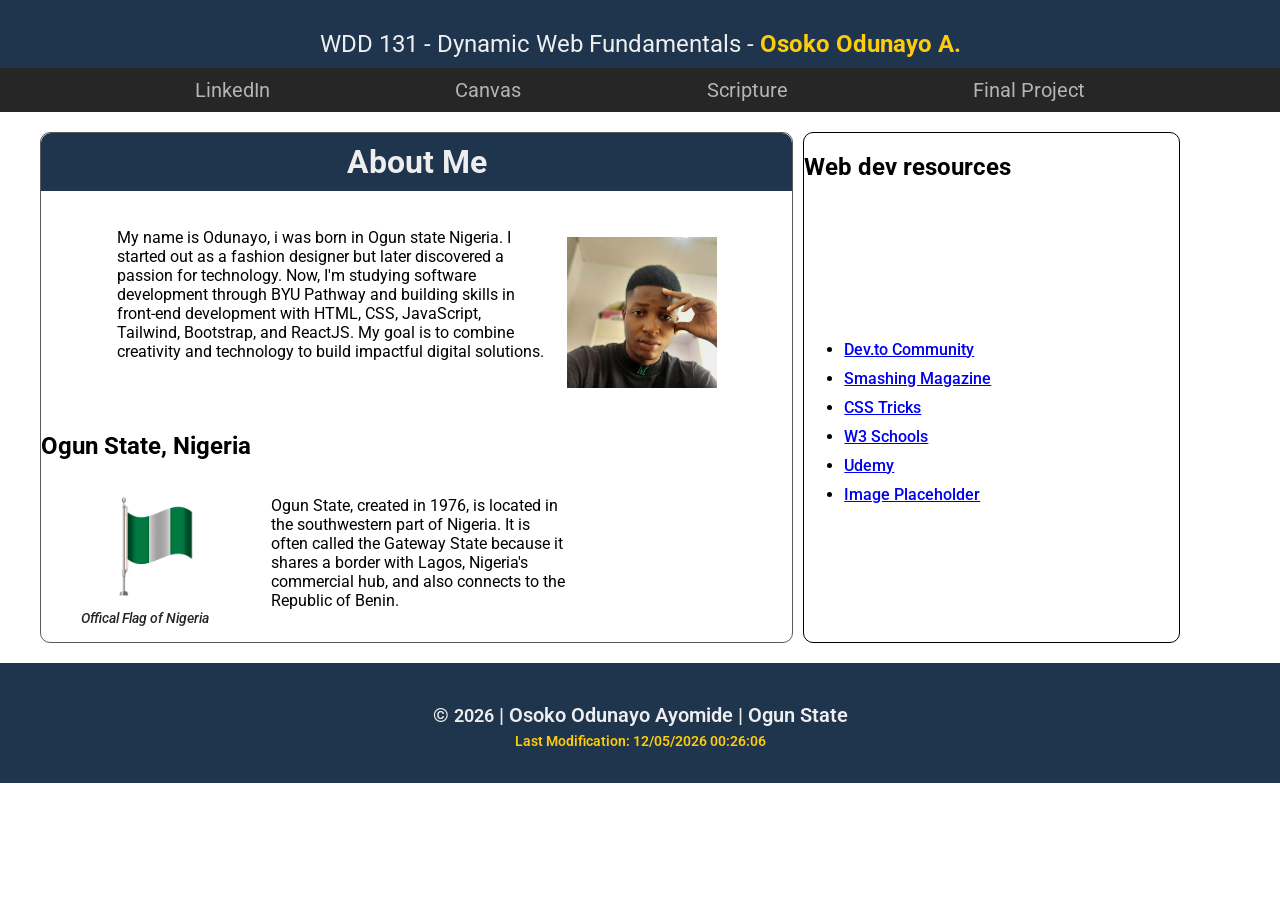
<file: index.html>
<!DOCTYPE html>
<html lang="en">
  <head>
    <meta charset="utf-8" />
    <meta name="viewport" content="width=device-width, initial-scale=1.0" />
    <meta
      name="description"
      content="This is a WDD 131 - Dynamic Web Fundamentals that displays an optimised history about me 'Osoko Odunayo'. The pages displays my social profiles, favourite scriptures, canvas, a portrait of me, my final project as a student on WDD131 and so on."
    />
    <meta name="author" content="Osoko Odunayo" />

    <link rel="preconnect" href="https://fonts.googleapis.com" />
    <link rel="preconnect" href="https://fonts.gstatic.com" crossorigin />
    <link
      href="https://fonts.googleapis.com/css2?family=Roboto:wght@100;300;400;500;700;900&display=swap"
      rel="stylesheet"
    />

    <link rel="stylesheet" href="styles/base.css" />

    <script src="scripts/getdates.js" defer></script>
    <title>WDD 131 - Dynamic Web Fundamentals - Osoko Odunayo</title>
  </head>

  <body>
    <header>
      <span id="course-title"
        >WDD 131 - Dynamic Web Fundamentals - <b>Osoko Odunayo A.</b>
      </span>
      <nav class="nav">
        <a href="https://www.linkedin.com/in/osoko-odunayo/">LinkedIn</a>
        <a href="https://byupw.instructure.com/">Canvas</a>
        <a href="https://www.churchofjesuschrist.org/study/scriptures"
          >Scripture</a
        >
        <a href="#">Final Project</a>
      </nav>
    </header>

    <main>
      <div class="first-container">
        <h1 class="about-heading">About Me</h1>
        <section class="cards card1">
          <p
            >My name is Odunayo, i was born in Ogun state Nigeria. I started out
            as a fashion designer but later discovered a passion for technology.
            Now, I'm studying software development through BYU Pathway and
            building skills in front-end development with HTML, CSS, JavaScript,
            Tailwind, Bootstrap, and ReactJS. My goal is to combine creativity
            and technology to build impactful digital solutions.</p
          >
          <img src="images/osoko-odunayo.jpg" alt="My Picture" />
        </section>

        <section class="cards card2">
          <h2>Ogun State, Nigeria</h2>
          <div>
            <figure>
              <img src="images/Nigeria_Flag.png" alt="Nigeria Flag" />
              <figcaption>Offical Flag of Nigeria</figcaption>
            </figure>
            <p
              >Ogun State, created in 1976, is located in the southwestern part
              of Nigeria. It is often called the Gateway State because it shares
              a border with Lagos, Nigeria's commercial hub, and also connects
              to the Republic of Benin.</p
            >
          </div>
        </section>
      </div>
      <section class="resources">
        <h2>Web dev resources</h2>
        <div class="resources-list">
          <ul>
            <li><a href="https://dev.to/t/community">Dev.to Community</a></li>
            <li
              ><a href="https://www.smashingmagazine.com/"
                >Smashing Magazine</a
              ></li
            >
            <li><a href="https://css-tricks.com/">CSS Tricks</a></li>
            <li><a href="https://www.w3schools.com/">W3 Schools</a></li>
            <li
              ><a
                href="https://www.udemy.com/?srsltid=AfmBOoqUIGr3E8EdBD5oUlIxTLjNgp5mdGCevhatrkEbJILQ_kUPThWF"
                >Udemy</a
              ></li
            >
            <li><a href="https://placehold.co/">Image Placeholder</a></li>
          </ul>
        </div>
      </section>
    </main>
    <footer>
      <p class="copyright"
        >&copy; <span id="currentyear"></span> | Osoko Odunayo Ayomide | Ogun
        State</p
      >
      <p id="lastModifed"></p>
    </footer>
  </body>
</html>
</file>
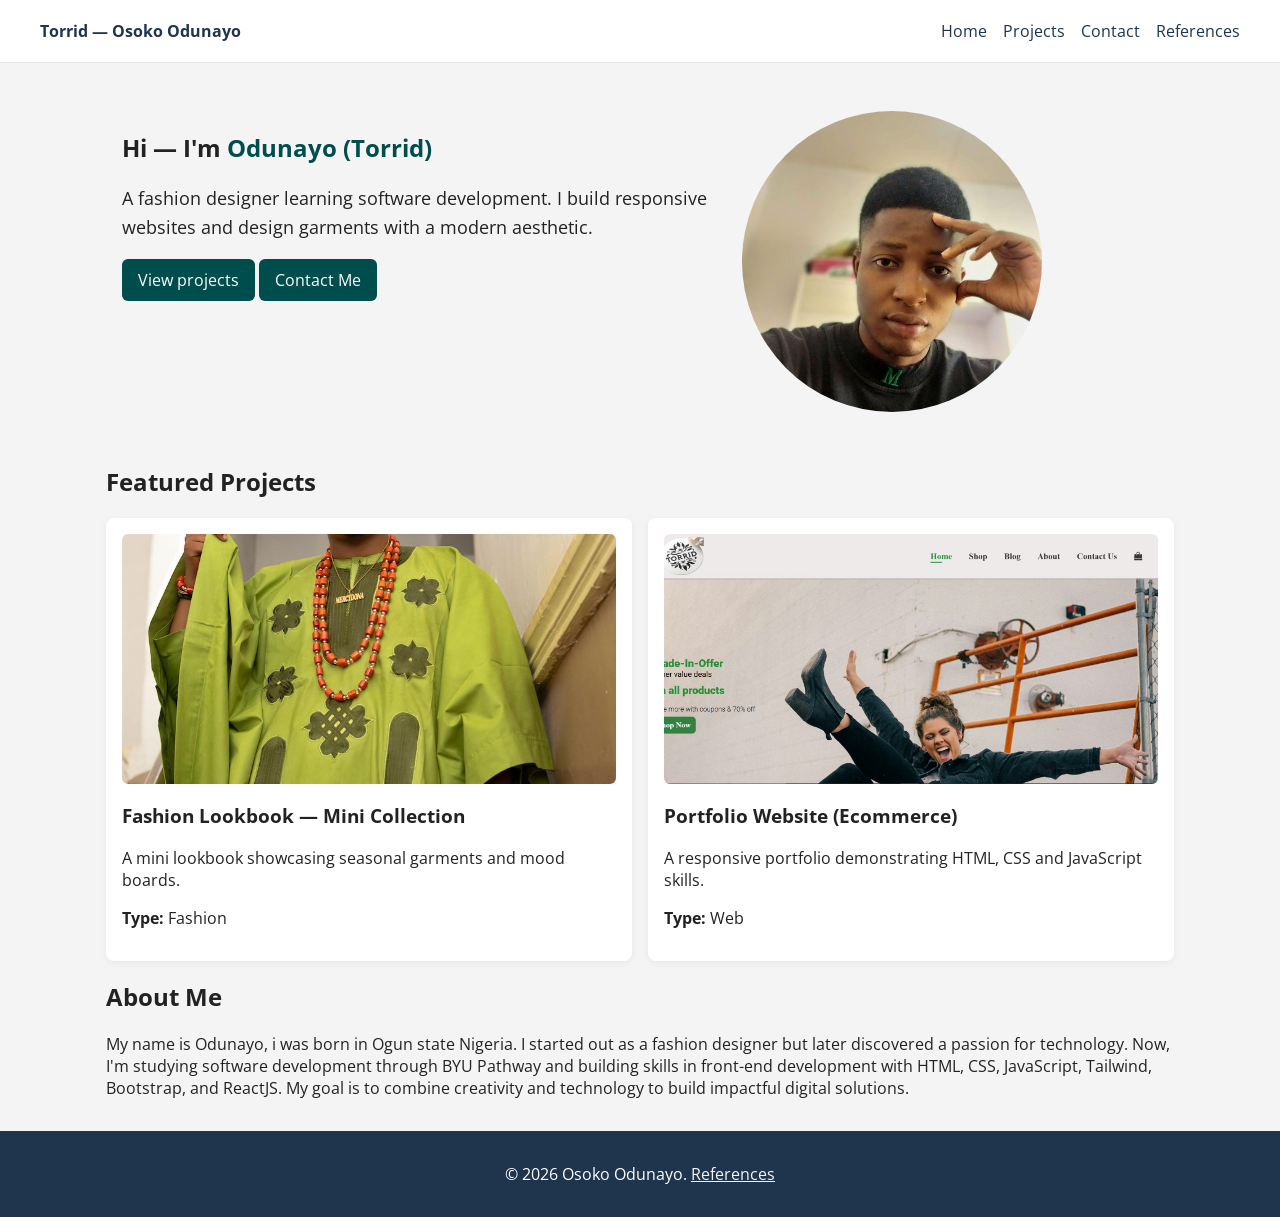
<file: project/index.html>
<!DOCTYPE html>
<html lang="en">
  <head>
    <meta charset="utf-8" />
    <meta name="viewport" content="width=device-width,initial-scale=1" />
    <title>Osoko Odunayo (Torrid) — Portfolio</title>
    <meta
      name="description"
      content="Portfolio of Osoko Odunayo: web developer & fashion designer."
    />

    <link
      href="https://fonts.googleapis.com/css2?family=Open+Sans:wght@400;600;700&family=Roboto:wght@400;500&display=swap"
      rel="stylesheet"
    />

    <link rel="stylesheet" href="styles/styles.css" />
  </head>
  <body>
    <header class="site-header">
      <div class="brand">
        <a href="index.html" class="logo" aria-label="Go to home"
          >Torrid — Osoko Odunayo</a
        >
      </div>
      <button id="nav-toggle" aria-expanded="false" aria-controls="main-nav"
        >Menu</button
      >
      <nav id="main-nav" class="nav" aria-label="Primary navigation">
        <ul>
          <li><a href="index.html">Home</a></li>
          <li><a href="projects.html">Projects</a></li>
          <li><a href="contact.html">Contact</a></li>
          <li><a href="references.html">References</a></li>
        </ul>
      </nav>
    </header>

    <div class="container">
      <main>
        <section class="hero">
          <div>
            <h1>Hi — I'm <span class="accent">Odunayo (Torrid)</span></h1>
            <p class="into"
              >A fashion designer learning software development. I build
              responsive websites and design garments with a modern
              aesthetic.</p
            >
            <div class="links">
              <a class="btn" href="projects.html" role="button"
                >View projects</a
              >
              <a class="btn" href="contact.html" role="button">Contact Me</a>
            </div>
          </div>
          <div class="image">
            <img src="images/osoko odunayo.jpg" alt="My Picture" />
          </div>
        </section>
        <section class="featured" aria-labelledby="featured-title">
          <h2 id="featured-title">Featured Projects</h2>
          <div id="featured-list" class="cards" aria-live="polite"></div>
        </section>
        <section class="about" aria-labelledby="about-title">
          <h2 id="about-title">About Me</h2>
          <p
            >My name is Odunayo, i was born in Ogun state Nigeria. I started out
            as a fashion designer but later discovered a passion for technology.
            Now, I'm studying software development through BYU Pathway and
            building skills in front-end development with HTML, CSS, JavaScript,
            Tailwind, Bootstrap, and ReactJS. My goal is to combine creativity
            and technology to build impactful digital solutions.</p
          >
        </section>
      </main>
    </div>

    <footer class="site-footer">
      <p
        >&copy; <span id="year"></span> Osoko Odunayo.
        <a href="references.html" style="color: #f4f4f4">References</a></p
      >
    </footer>

    <script src="scripts/script.js" defer></script>
  </body>
</html>
</file>
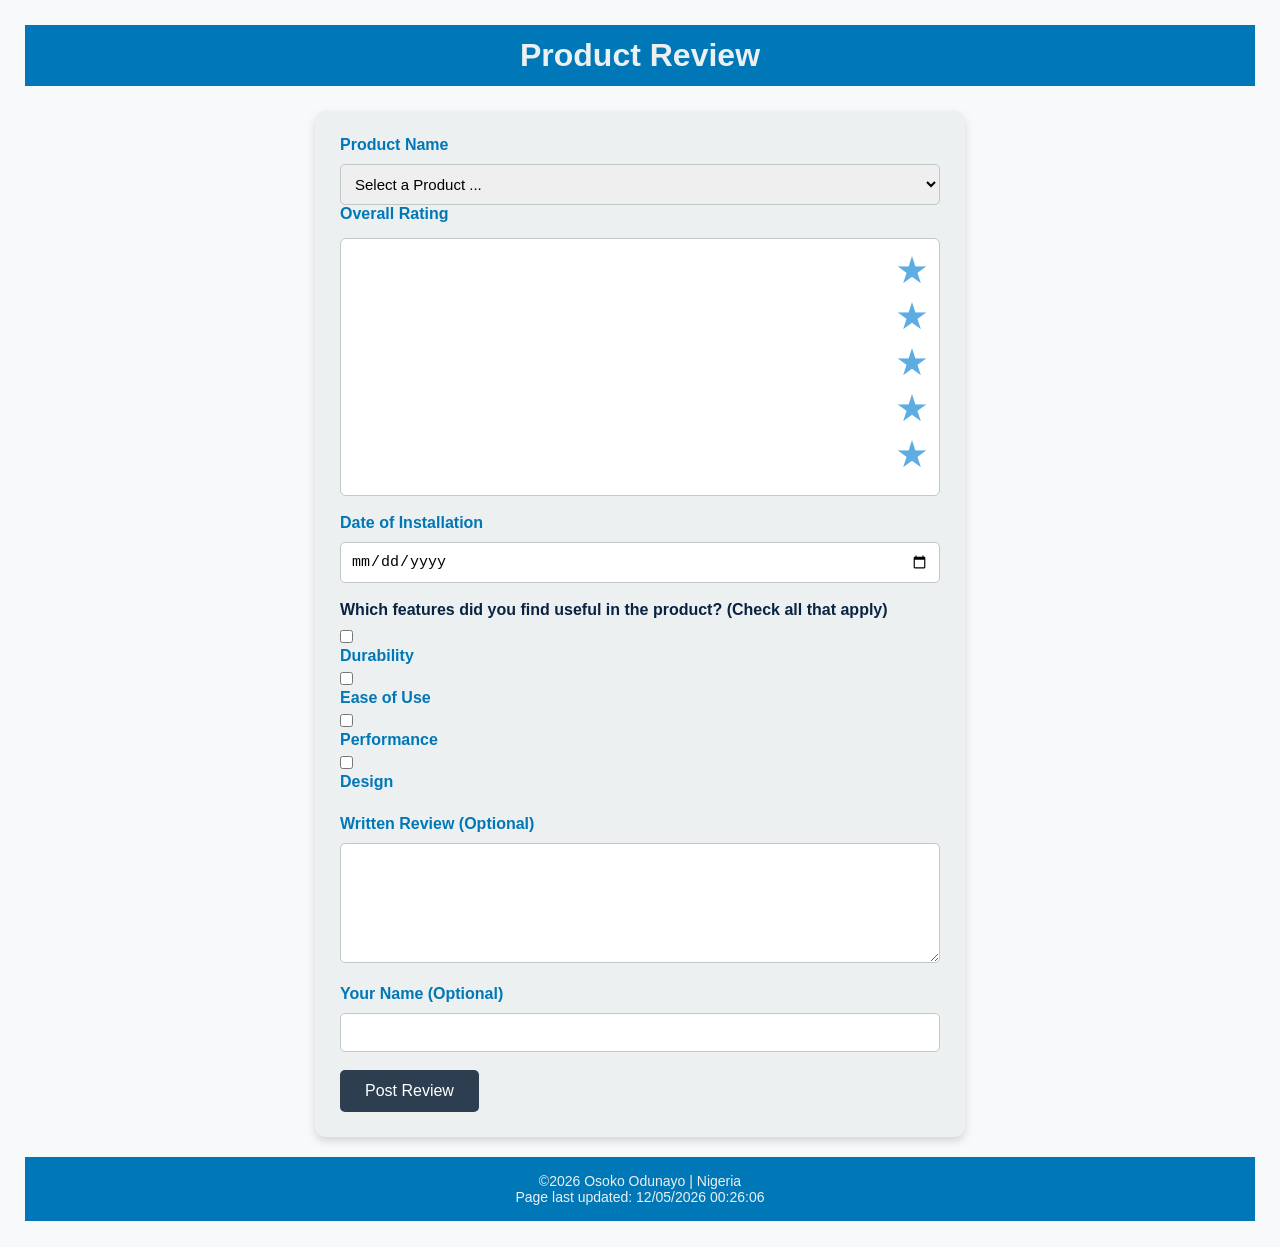
<file: form.html>
<!DOCTYPE html>
<html lang="en">
  <head>
    <meta charset="UTF-8" />
    <meta name="viewport" content="width=device-width, initial-scale=1.0" />
    <title>Product Review Form</title>
    <meta name="description" content="Product Review Form" />
    <meta name="keywords" content="Product Review Form" />
    <meta name="author" content="Osoko Odunayo" />
    <link rel="preconnect" href="https://fonts.googleapis.com" />
    <link rel="preconnect" href="https://fonts.gstatic.com" crossorigin />
    <link
      href="https://fonts.googleapis.com/css2?family=Poppins:wght@100;400&display=swap"
      rel="stylesheet"
    />
    <link rel="stylesheet" href="styles/form.css" />
    <link rel="stylesheet" href="styles/form-large.css" />
    <script src="scripts/form.js" defer></script>
  </head>

  <body>
    <header>
      <h1 class="nameHeader">Product Review</h1>
    </header>
    <main>
      <form method="get" action="review.html">
        <label for="product-name">Product Name</label>
        <select
          id="product-name"
          name="product-name"
          required
          aria-label="Product Name"
        >
          <option value="" disabled selected>Select a Product ...</option>
        </select>

        <div class="form-group">
          <label>Overall Rating</label>
          <div class="rating-box" id="overall-rating">
            <p class="clasificacion">
              <input
                id="radio1"
                type="radio"
                name="estrellas"
                value="5"
                required
              /><label for="radio1">&#9733;</label>
              <input
                id="radio2"
                type="radio"
                name="estrellas"
                value="4"
                required
              /><label for="radio2">&#9733;</label>
              <input
                id="radio3"
                type="radio"
                name="estrellas"
                value="3"
                required
              /><label for="radio3">&#9733;</label>
              <input
                id="radio4"
                type="radio"
                name="estrellas"
                value="2"
                required
              /><label for="radio4">&#9733;</label>
              <input
                id="radio5"
                type="radio"
                name="estrellas"
                value="1"
                required
              /><label for="radio5">&#9733;</label>
            </p>
          </div>
        </div>

        <div class="form-group">
          <label for="installation-date">Date of Installation</label>
          <input
            type="date"
            id="installation-date"
            name="installation-date"
            required
            aria-label="Installation Date"
          />
        </div>

        <fieldset class="form-group">
          <legend
            >Which features did you find useful in the product? (Check all that
            apply)</legend
          >
          <div class="features">
            <input
              type="checkbox"
              id="durability"
              name="features"
              value="durability"
            />
            <label for="durability">Durability</label>
          </div>
          <div class="features">
            <input
              type="checkbox"
              id="ease-of-use"
              name="features"
              value="ease-of-use"
            />
            <label for="ease-of-use">Ease of Use</label>
          </div>
          <div class="features">
            <input
              type="checkbox"
              id="performance"
              name="features"
              value="performance"
            />
            <label for="performance">Performance</label>
          </div>
          <div class="features">
            <input type="checkbox" id="design" name="features" value="design" />
            <label for="design">Design</label>
          </div>
        </fieldset>

        <div class="form-group">
          <label for="written-review">Written Review (Optional)</label>
          <textarea
            id="written-review"
            name="written-review"
            aria-label="Written Review"
          ></textarea>
        </div>

        <div class="form-group">
          <label for="user-name">Your Name (Optional)</label>
          <input
            type="text"
            id="user-name"
            name="user-name"
            aria-label="Your Name"
          />
        </div>

        <input type="submit" value="Post Review" />
      </form>
    </main>
    <footer>
      <p>&copy;<span id="currentyear"></span> Osoko Odunayo | Nigeria</p>
      <p id="lastModified"></p>
    </footer>
  </body>
</html>
</file>
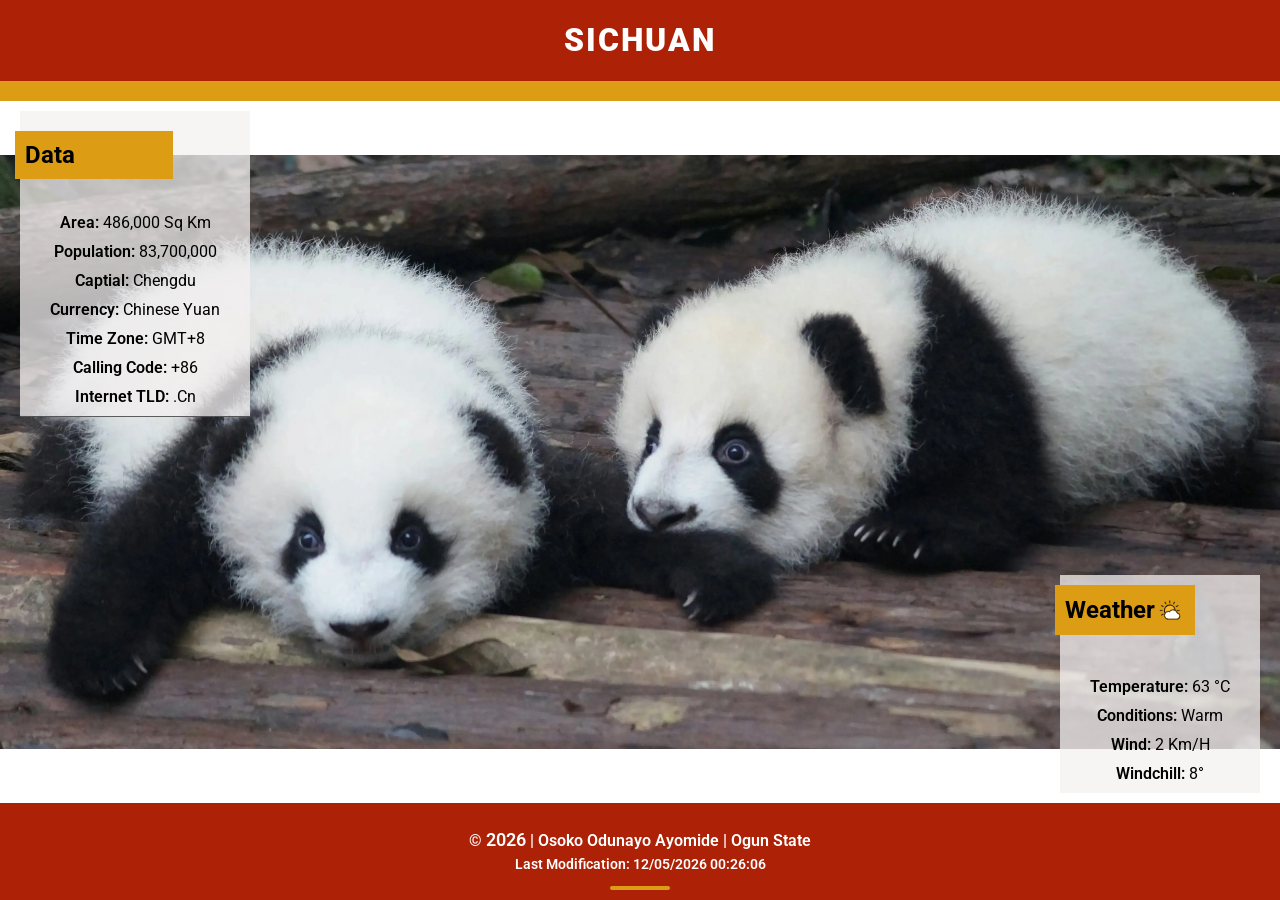
<file: place.html>
<!DOCTYPE html>
<html lang="en">
  <head>
    <meta charset="UTF-8" />
    <meta name="author" content="Osoko Odunayo" />
    <meta
      name="description"
      content="This is a webpage about Sichuan, China. This province is a home to the majority of the wild panda population and several nature reserves."
    />
    <meta name="viewport" content="width=device-width, initial-scale=1.0" />
    <link rel="preconnect" href="https://fonts.googleapis.com" />
    <link rel="preconnect" href="https://fonts.gstatic.com" crossorigin />
    <link
      href="https://fonts.googleapis.com/css2?family=Roboto:ital,wght@0,100..900;1,100..900&display=swap"
      rel="stylesheet"
    />
    <link rel="stylesheet" href="styles/place.css" />
    <script src="scripts/place.js" defer></script>
    <title>WDD131 - Sichuan, China</title>
  </head>
  <body>
    <header>
      <h1>Sichuan</h1>
    </header>

    <main class="main">
      <picture class="hero">
        <source
          media="(min-width: 1000px)"
          srcset="images/place-images/large-screen-hero.webp"
        />
        <source
          media="(min-width: 500px)"
          srcset="images/place-images/medium-screen.webp"
        />
        <img src="images/place-images/mobileHero.webp" alt="A Panda" />
      </picture>

      <section class="data">
        <h2>Data</h2>
        <p><span class="title">Area: </span>486,000 sq km</p>
        <p><span class="title">Population: </span>83,700,000</p>
        <p><span class="title">Captial: </span>Chengdu</p>
        <p><span class="title">currency: </span>Chinese Yuan</p>
        <p><span class="title">Time Zone: </span>GMT+8</p>
        <p><span class="title">Calling Code: </span>+86</p>
        <p><span class="title">Internet TLD: </span>.cn</p>
      </section>

      <section class="weather">
        <div class="weather-title">
          <h2>weather </h2>
          <img src="images/place-images/weather-icon.svg" alt="Weather Icon" />
        </div>

        <p
          ><span class="title">Temperature: </span
          ><span class="temperature"></span> &deg;C</p
        >
        <p><span class="title">Conditions: </span>Warm</p>
        <p><span class="title">Wind: </span><span class="wind"></span> km/h</p>
        <p><span class="title">Windchill: </span>8&deg;</p>
      </section>
    </main>

    <footer>
      <p class="copyright"
        >&copy; <span id="currentyear"></span> | Osoko Odunayo Ayomide | Ogun
        State</p
      >
      <p id="lastModifed"></p>
    </footer>
  </body>
</html>
</file>
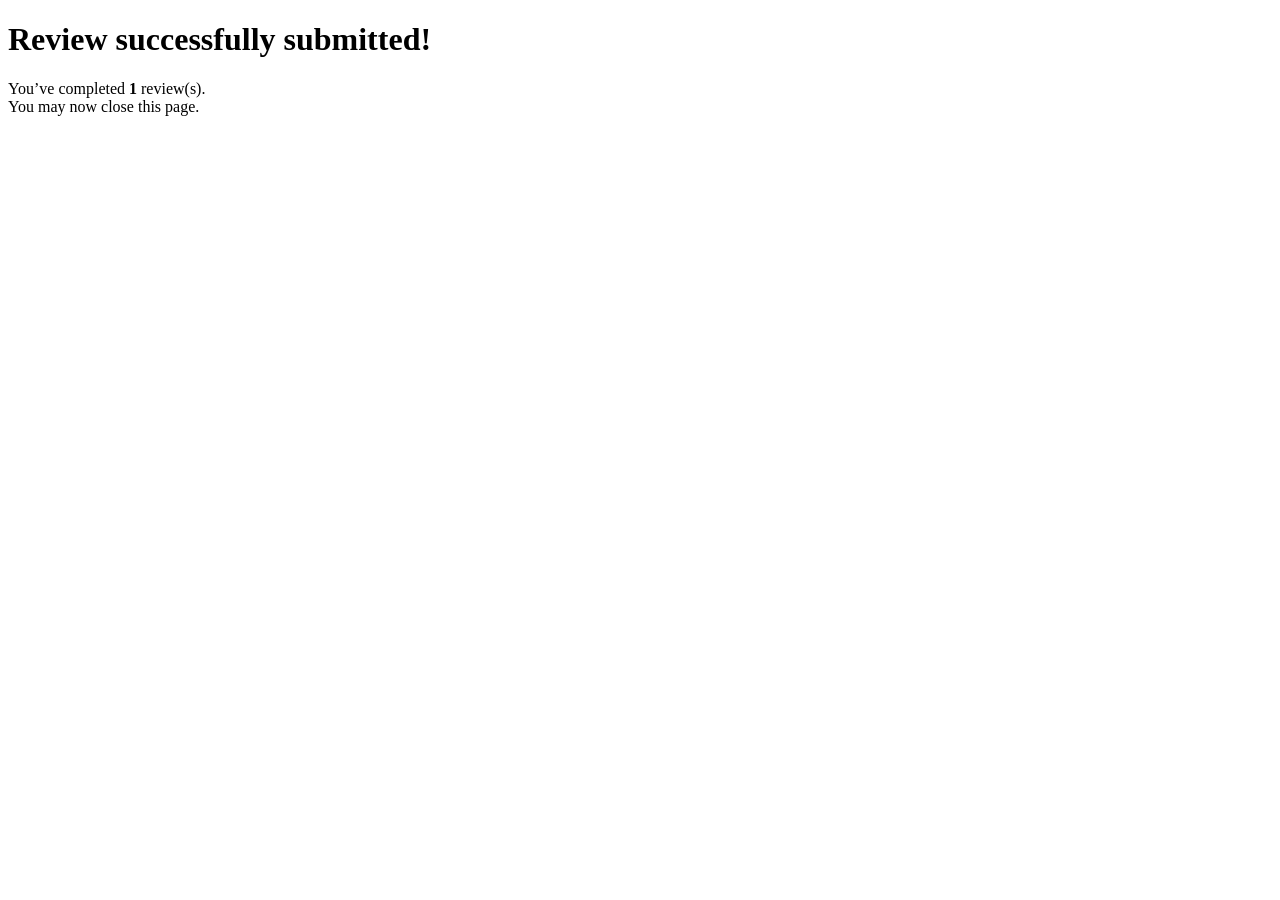
<file: review.html>
<!DOCTYPE html>
<html lang="en">
  <head>
    <meta charset="UTF-8" />
    <meta name="viewport" content="width=device-width, initial-scale=1.0" />
    <title>Review Submitted</title>
  </head>
  <body>
    <main>
      <h1>Review successfully submitted!</h1>
      <p id="total-reviews"></p>
    </main>

    <script>
      document.addEventListener("DOMContentLoaded", () => {
        // Check if a counter exists, otherwise create one
        if (!localStorage.getItem("reviewTotal")) {
          localStorage.setItem("reviewTotal", "0");
        }

        // Update and store new count
        let total = Number(localStorage.getItem("reviewTotal"));
        total += 1;
        localStorage.setItem("reviewTotal", total);

        // Show result on page
        const display = document.getElementById("total-reviews");
        if (display) {
          display.innerHTML = `You’ve completed <strong>${total}</strong> review(s).<br> You may now close this page.`;
        }
      });
    </script>
  </body>
</html>
</file>
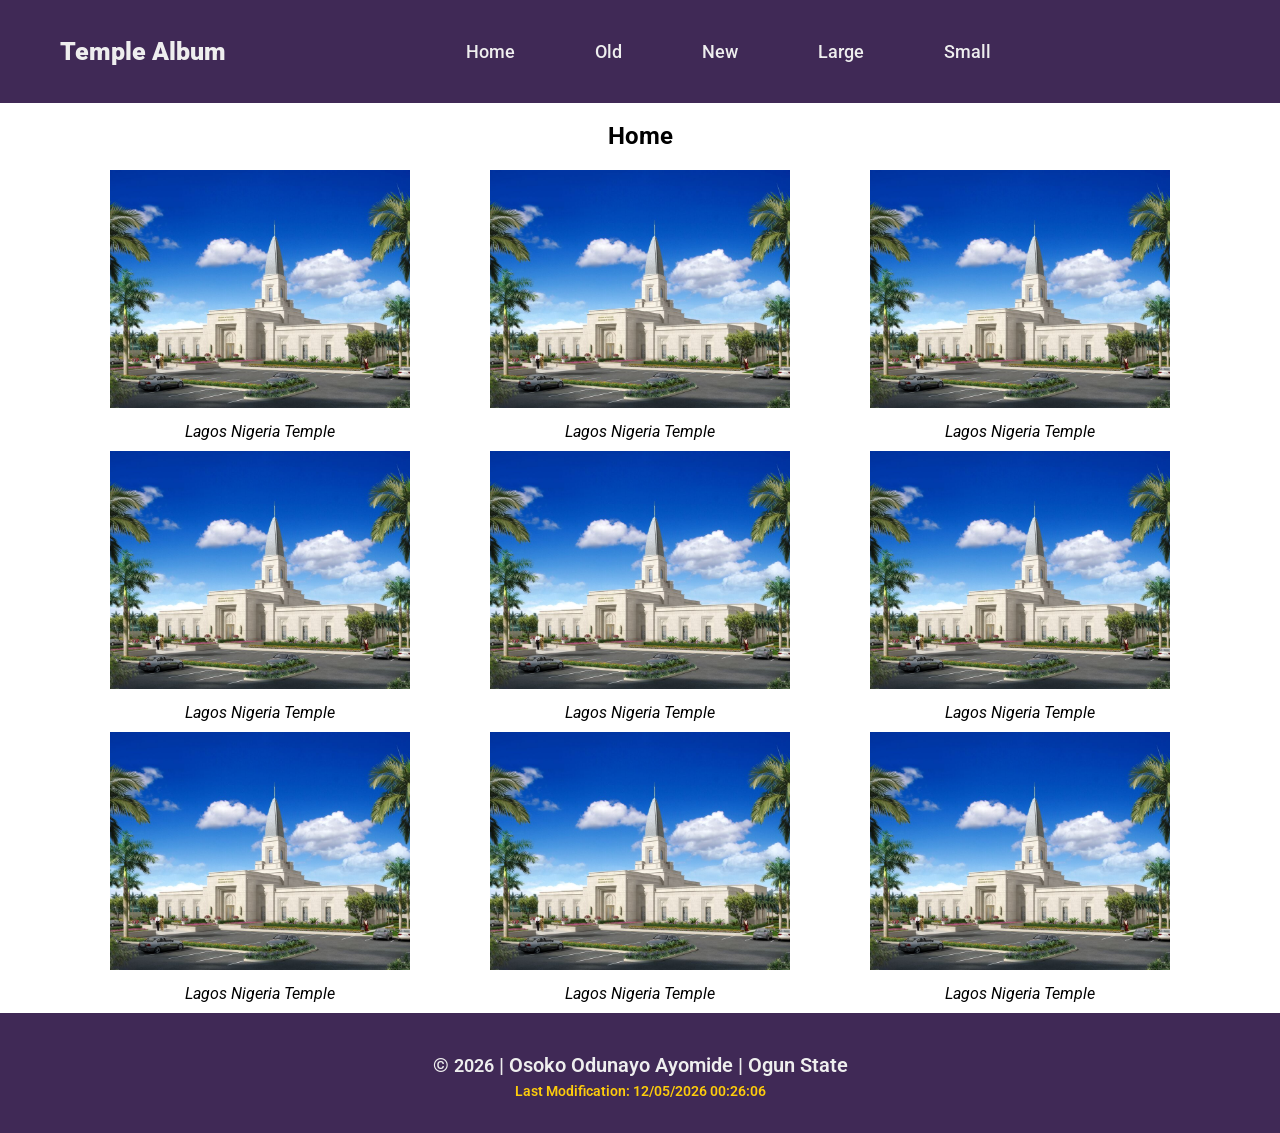
<file: temples.html>
<!DOCTYPE html>
<html lang="en">
  <head>
    <meta charset="utf-8" />
    <meta name="viewport" content="width=device-width, initial-scale=1.0" />
    <meta
      name="description"
      content="Explore the serene beauty and spiritual essence of temples through this curated album. A visual and emotional journey into sacred architecture, rituals, and heritage."
    />
    <meta name="author" content="Osoko Odunayo" />

    <link rel="preconnect" href="https://fonts.googleapis.com" />
    <link rel="preconnect" href="https://fonts.gstatic.com" crossorigin />
    <link
      href="https://fonts.googleapis.com/css2?family=Roboto:wght@100;300;400;500;700;900&display=swap"
      rel="stylesheet"
    />

    <link rel="stylesheet" href="styles/temples.css" />
    <link rel="stylesheet" href="styles/temples-large.css" />

    <script src="scripts/temples.js" defer></script>
    <title>WDD 131 - TEMPLES ALBUM</title>
  </head>
  <body>
    <header>
      <h1 class="logo">Temple Album</h1>

      <nav class="">
        <ul class="show">
          <li><a href="temples.html">Home</a></li>
          <li><a href="#">Old</a></li>
          <li><a href="#">New</a></li>
          <li><a href="#">Large</a></li>
          <li><a href="#">Small</a></li>
        </ul>
      </nav>
      <a href="#" class="menu"> </a>
    </header>
    <main>
      <h2>Home</h2>

      <section class="temples">
        <div class="single-temple">
          <div class="temple-image">
            <figure
              ><img
                src="images/temples-images/lagos-nigeria-temple.jpg"
                alt="Lagos Nigeria Temple"
              />
              <figcaption>Lagos Nigeria Temple</figcaption>
            </figure>
          </div>
        </div>
        <div class="single-temple">
          <div class="temple-image">
            <figure
              ><img
                src="images/temples-images/lagos-nigeria-temple.jpg"
                alt="Lagos Nigeria Temple"
              />
              <figcaption>Lagos Nigeria Temple</figcaption>
            </figure>
          </div>
        </div>
        <div class="single-temple">
          <div class="temple-image">
            <figure
              ><img
                src="images/temples-images/lagos-nigeria-temple.jpg"
                alt="Lagos Nigeria Temple"
              />
              <figcaption>Lagos Nigeria Temple</figcaption>
            </figure>
          </div>
        </div>
        <div class="single-temple">
          <div class="temple-image">
            <figure
              ><img
                src="images/temples-images/lagos-nigeria-temple.jpg"
                alt="Lagos Nigeria Temple"
              />
              <figcaption>Lagos Nigeria Temple</figcaption>
            </figure>
          </div>
        </div>
        <div class="single-temple">
          <div class="temple-image">
            <figure
              ><img
                src="images/temples-images/lagos-nigeria-temple.jpg"
                alt="Lagos Nigeria Temple"
              />
              <figcaption>Lagos Nigeria Temple</figcaption>
            </figure>
          </div>
        </div>
        <div class="single-temple">
          <div class="temple-image">
            <figure
              ><img
                src="images/temples-images/lagos-nigeria-temple.jpg"
                alt="Lagos Nigeria Temple"
              />
              <figcaption>Lagos Nigeria Temple</figcaption>
            </figure>
          </div>
        </div>
        <div class="single-temple">
          <div class="temple-image">
            <figure
              ><img
                src="images/temples-images/lagos-nigeria-temple.jpg"
                alt="Lagos Nigeria Temple"
              />
              <figcaption>Lagos Nigeria Temple</figcaption>
            </figure>
          </div>
        </div>
        <div class="single-temple">
          <div class="temple-image">
            <figure
              ><img
                src="images/temples-images/lagos-nigeria-temple.jpg"
                alt="Lagos Nigeria Temple"
              />
              <figcaption>Lagos Nigeria Temple</figcaption>
            </figure>
          </div>
        </div>
        <div class="single-temple">
          <div class="temple-image">
            <figure
              ><img
                src="images/temples-images/lagos-nigeria-temple.jpg"
                alt="Lagos Nigeria Temple"
              />
              <figcaption>Lagos Nigeria Temple</figcaption>
            </figure>
          </div>
        </div>
      </section>
    </main>
    <footer>
      <p class="copyright"
        >&copy; <span id="currentyear"></span> | Osoko Odunayo Ayomide | Ogun
        State</p
      >
      <p id="lastModifed"></p>
    </footer>
  </body>
</html>
</file>
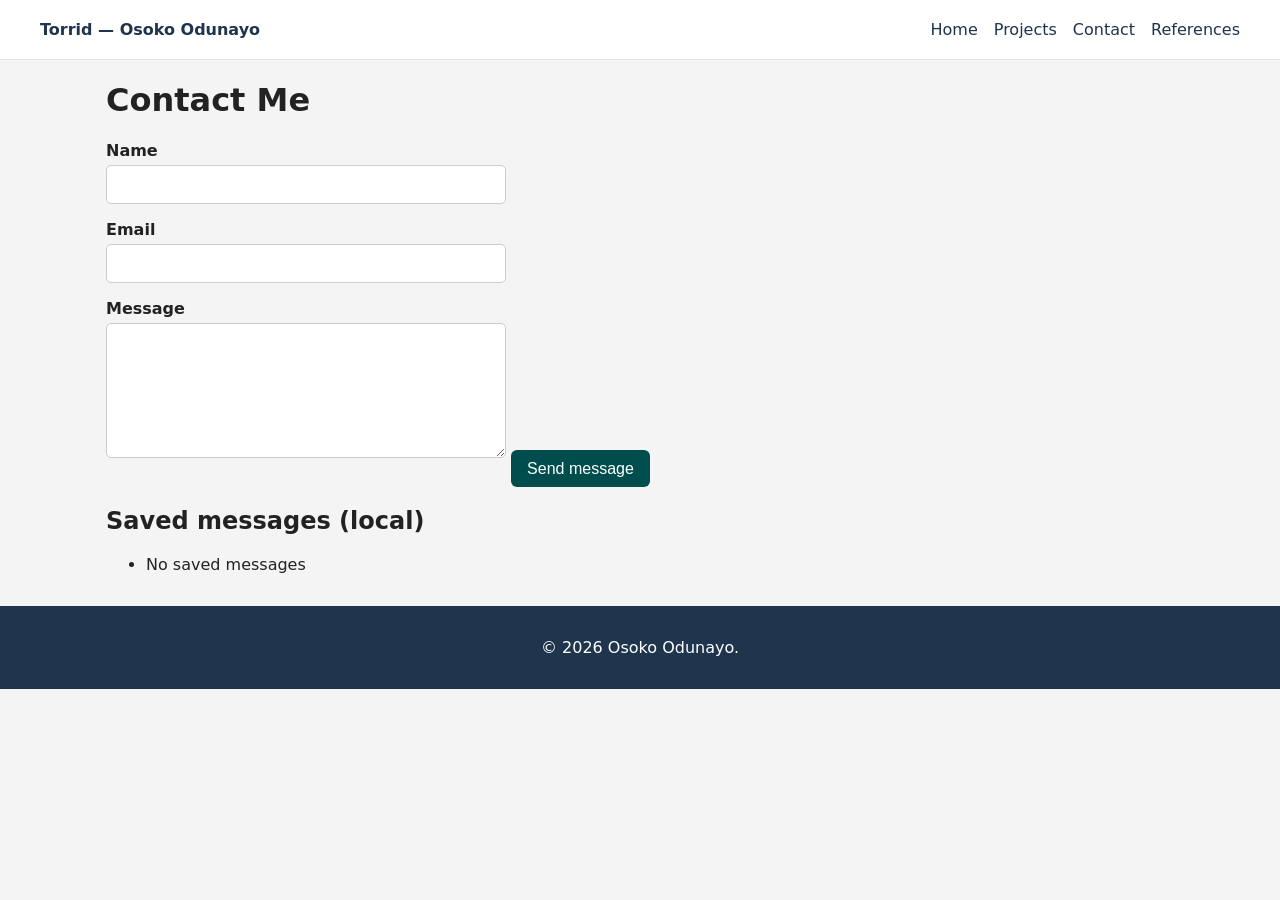
<file: project/contact.html>
<!DOCTYPE html>
<html lang="en">
  <head>
    <meta charset="utf-8" />
    <meta name="viewport" content="width=device-width,initial-scale=1" />
    <title>Contact — Osoko Odunayo</title>
    <link rel="stylesheet" href="styles/styles.css" />
  </head>
  <body>
    <header class="site-header">
      <div class="brand">
        <a href="index.html" class="logo" aria-label="Go to home"
          >Torrid — Osoko Odunayo</a
        >
      </div>
      <button id="nav-toggle" aria-expanded="false" aria-controls="main-nav"
        >Menu</button
      >
      <nav id="main-nav" class="nav" aria-label="Primary navigation">
        <ul>
          <li><a href="index.html">Home</a></li>
          <li><a href="projects.html">Projects</a></li>
          <li><a href="contact.html">Contact</a></li>
          <li><a href="references.html">References</a></li>
        </ul>
      </nav>
    </header>

    <div class="container">
      <main>
        <h1>Contact Me</h1>
        <form id="contact-form" novalidate>
          <label for="name">Name</label>
          <input
            id="name"
            name="name"
            type="text"
            required
            aria-required="true"
          />
          <label for="email">Email</label>
          <input
            id="email"
            name="email"
            type="email"
            required
            aria
            required="true"
          />
          <label for="message">Message</label>
          <textarea
            id="message"
            name="message"
            rows="6"
            required
            aria
            required="true"
          ></textarea>
          <button type="submit" class="btn">Send message</button>
          <p id="form-msg" role="status" aria-live="polite"></p>
        </form>
        <section aria-labelledby="saved-submissions">
          <h2 id="saved-submissions">Saved messages (local)</h2>
          <ul id="submissions-list"></ul>
        </section>
      </main>
    </div>
    <footer class="site-footer">
      <p>&copy; <span id="year-3"></span> Osoko Odunayo. </p>
    </footer>
    <script src="scripts/script.js" defer></script>
  </body>
</html>
</file>
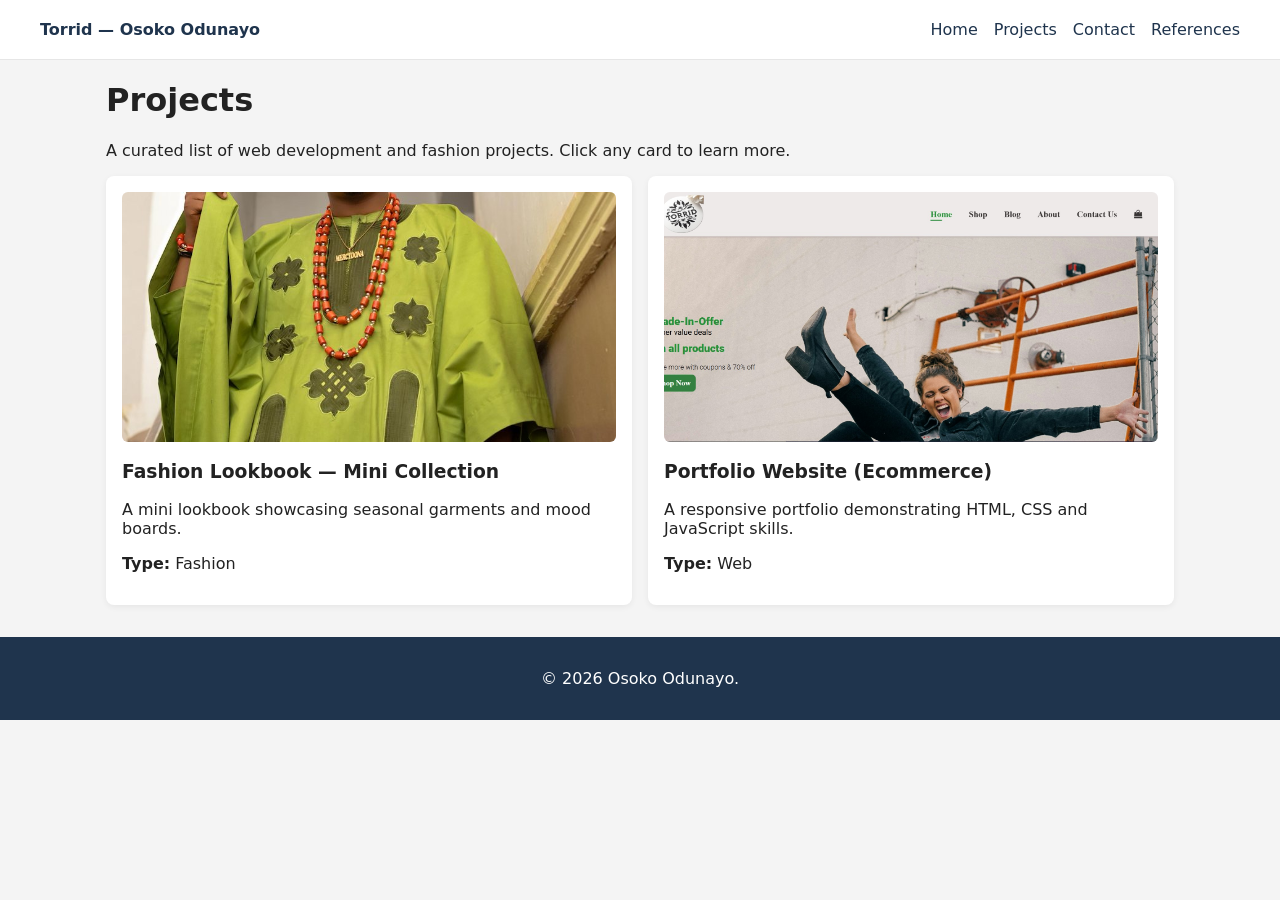
<file: project/projects.html>
<!DOCTYPE html>
<html lang="en">
  <head>
    <meta charset="utf-8" />
    <meta name="viewport" content="width=device-width,initial-scale=1" />
    <title>Projects — Osoko Odunayo</title>
    <link rel="stylesheet" href="styles/styles.css" />
  </head>
  <body>
    <header class="site-header">
      <div class="brand">
        <a href="index.html" class="logo" aria-label="Go to home"
          >Torrid — Osoko Odunayo</a
        >
      </div>
      <button id="nav-toggle" aria-expanded="false" aria-controls="main-nav"
        >Menu</button
      >
      <nav id="main-nav" class="nav" aria-label="Primary navigation">
        <ul>
          <li><a href="index.html">Home</a></li>
          <li><a href="projects.html">Projects</a></li>
          <li><a href="contact.html">Contact</a></li>
          <li><a href="references.html">References</a></li>
        </ul>
      </nav>
    </header>

    <div class="container">
      <main>
        <h1>Projects</h1>
        <p class="intro"
          >A curated list of web development and fashion projects. Click any
          card to learn more.</p
        >
        <section id="projects-grid" class="cards">
          <!-- JS populates cards from same `projects` array -->
        </section>
      </main>
    </div>
    <footer class="site-footer">
      <p>&copy; <span id="year-2"></span> Osoko Odunayo.</p>
    </footer>
    <script src="scripts/script.js" defer></script>
  </body>
</html>
</file>
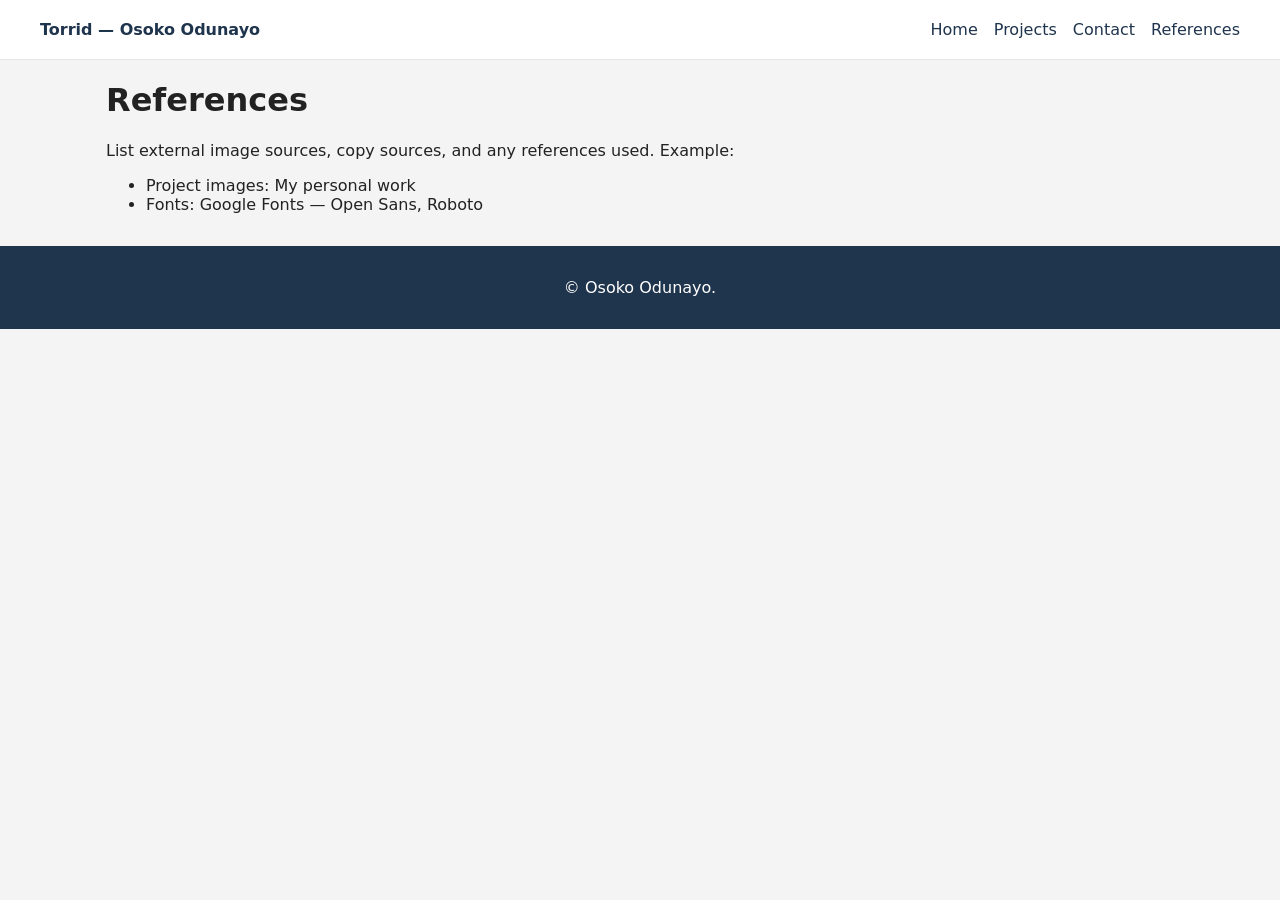
<file: project/references.html>
<!DOCTYPE html>
<html lang="en">
  <head>
    <meta charset="utf-8" />
    <meta name="viewport" content="width=device-width,initial-scale=1" />
    <title>References — Osoko Odunayo</title>
    <link rel="stylesheet" href="styles/styles.css" />
  </head>
  <body>
    <header class="site-header">
      <div class="brand">
        <a href="index.html" class="logo" aria-label="Go to home"
          >Torrid — Osoko Odunayo</a
        >
      </div>
      <button id="nav-toggle" aria-expanded="false" aria-controls="main-nav"
        >Menu</button
      >
      <nav id="main-nav" class="nav" aria-label="Primary navigation">
        <ul>
          <li><a href="index.html">Home</a></li>
          <li><a href="projects.html">Projects</a></li>
          <li><a href="contact.html">Contact</a></li>
          <li><a href="references.html">References</a></li>
        </ul>
      </nav>
    </header>

    <div class="container">
      <main>
        <h1>References</h1>
        <p
          >List external image sources, copy sources, and any references used.
          Example:</p
        >
        <ul>
          <li>Project images: My personal work</li>
          <li>Fonts: Google Fonts — Open Sans, Roboto</li>
        </ul>
      </main>
    </div>
    <footer class="site-footer">
      <p>&copy; <span id="year-4"></span> Osoko Odunayo. </p>
    </footer>
  </body>
</html>
</file>
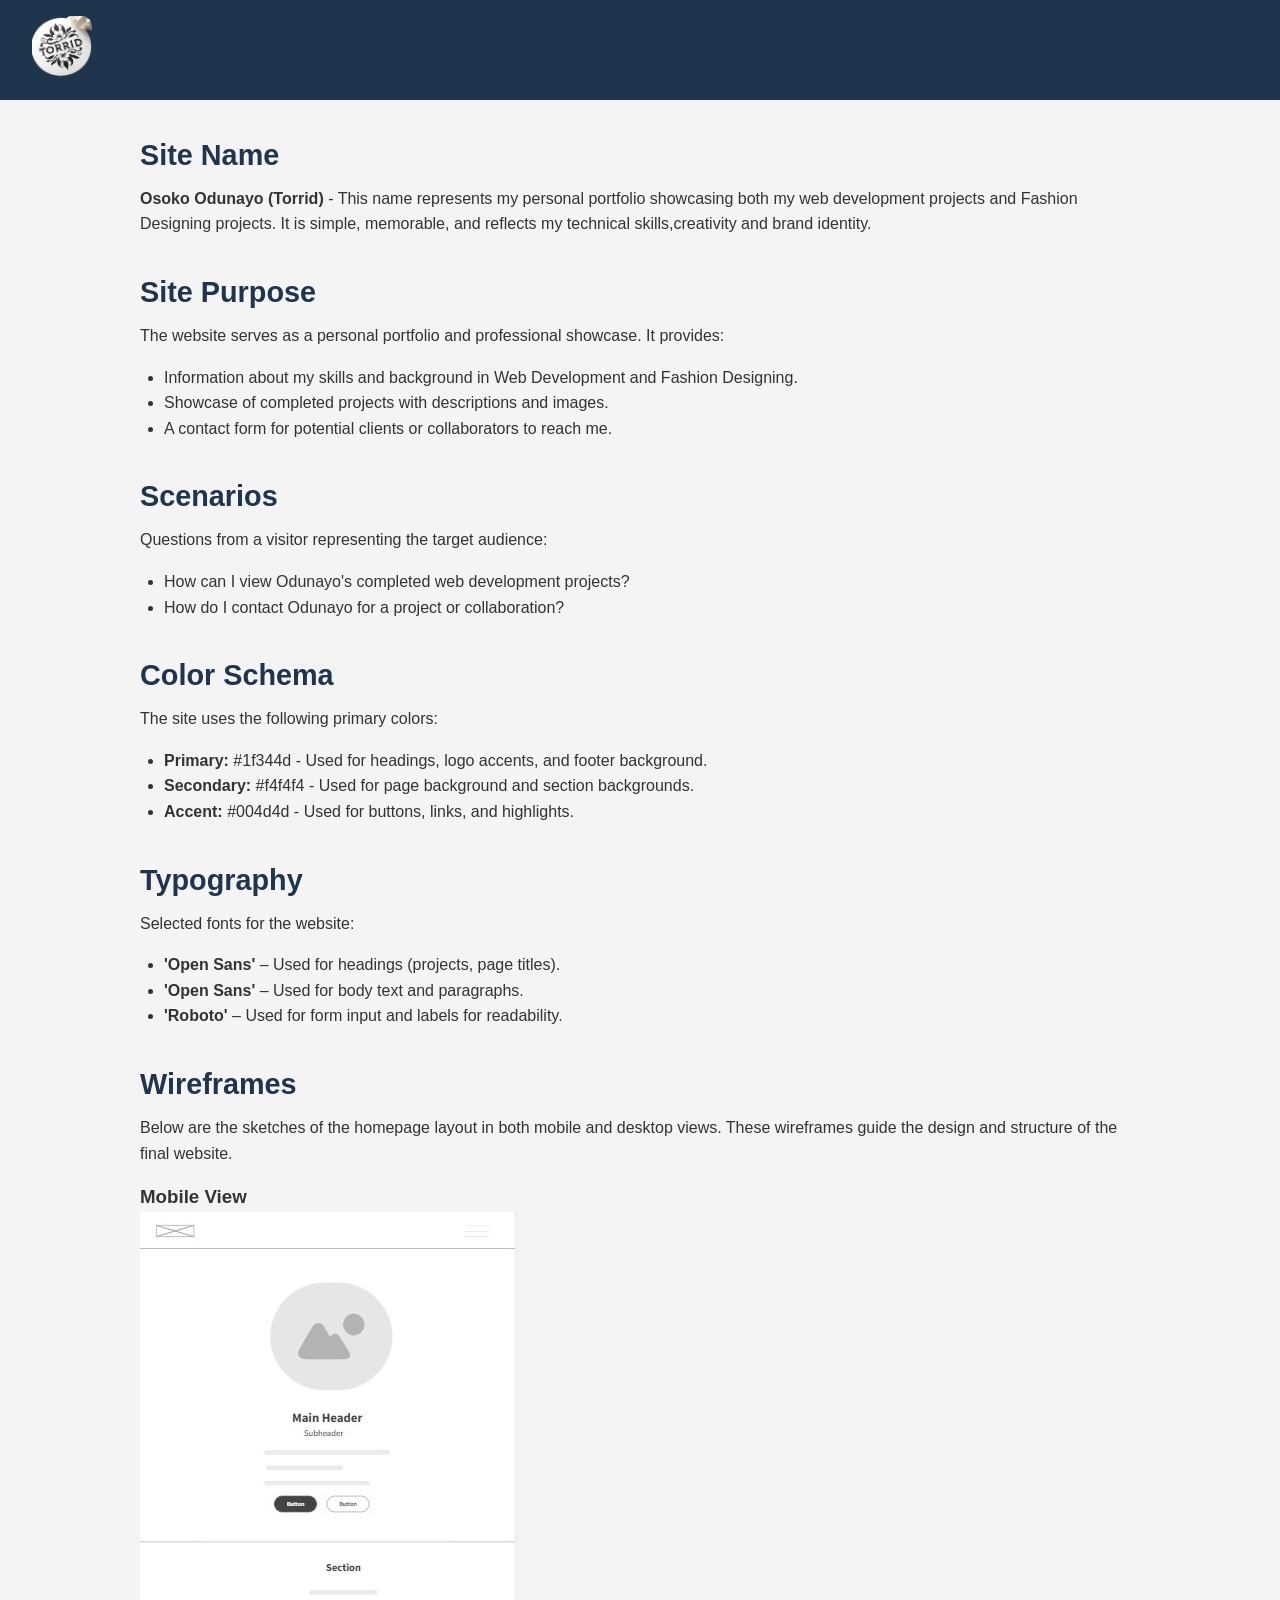
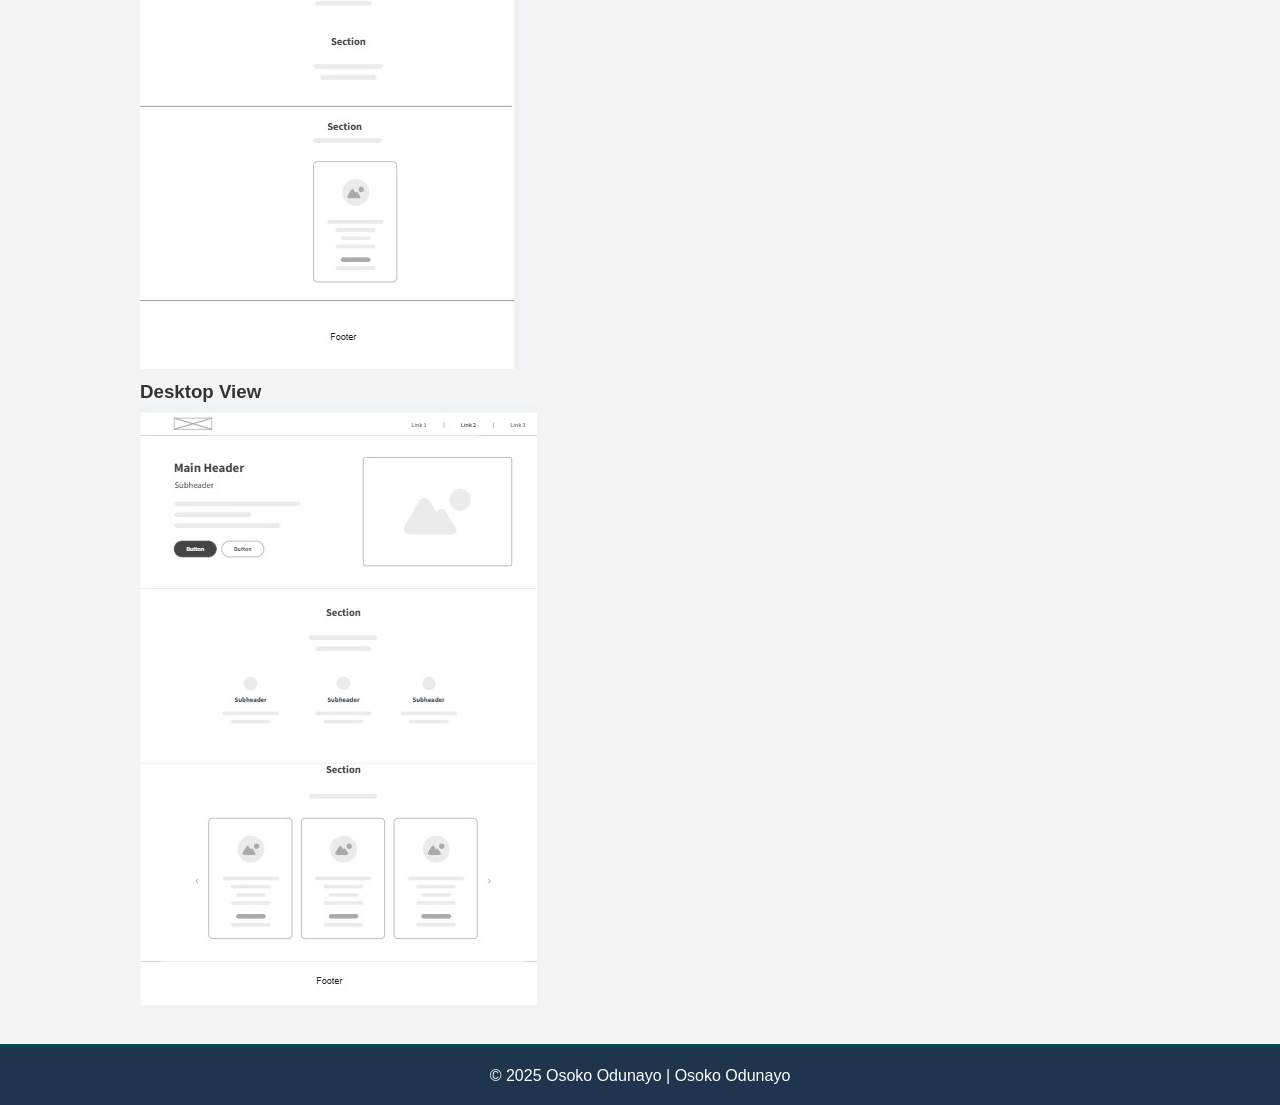
<file: project/site-plan.html>
<!DOCTYPE html>
<html lang="en">
  <head>
    <meta charset="UTF-8" />
    <meta name="viewport" content="width=device-width, initial-scale=1.0" />
    <meta name="description" content="Website Planning Document for Torrid" />
    <meta name="author" content="Osoko Odunayo" />
    <title>Torrid | Site Plan</title>
    <link rel="stylesheet" href="styles/site-plan.css" />
  </head>
  <body>
    <header>
      <div class="logo-container">
        <img src="images/Torrid-logo.png" alt="Torrid logo" class="logo" />
      </div>
    </header>

    <main class="container">
      <!-- Site Name -->
      <section>
        <h2>Site Name</h2>
        <p
          ><strong>Osoko Odunayo (Torrid)</strong> - This name represents my
          personal portfolio showcasing both my web development projects and
          Fashion Designing projects. It is simple, memorable, and reflects my
          technical skills,creativity and brand identity.</p
        >
      </section>

      <!-- Site Purpose -->
      <section>
        <h2>Site Purpose</h2>
        <p
          >The website serves as a personal portfolio and professional showcase.
          It provides:</p
        >
        <ul>
          <li
            >Information about my skills and background in Web Development and
            Fashion Designing.</li
          >
          <li>Showcase of completed projects with descriptions and images.</li>
          <li
            >A contact form for potential clients or collaborators to reach
            me.</li
          >
        </ul>
      </section>

      <!-- Scenarios -->
      <section>
        <h2>Scenarios</h2>
        <p>Questions from a visitor representing the target audience:</p>
        <ul>
          <li>How can I view Odunayo's completed web development projects?</li>
          <li>How do I contact Odunayo for a project or collaboration?</li>
        </ul>
      </section>

      <!-- Color Schema -->
      <section>
        <h2>Color Schema</h2>
        <p>The site uses the following primary colors:</p>
        <ul>
          <li
            ><strong>Primary:</strong> #1f344d - Used for headings, logo
            accents, and footer background.</li
          >
          <li
            ><strong>Secondary:</strong> #f4f4f4 - Used for page background and
            section backgrounds.</li
          >
          <li
            ><strong>Accent:</strong> #004d4d - Used for buttons, links, and
            highlights.</li
          >
        </ul>
      </section>

      <!-- Typography -->
      <section>
        <h2>Typography</h2>
        <p>Selected fonts for the website:</p>
        <ul>
          <li
            ><strong>'Open Sans'</strong> – Used for headings (projects, page
            titles).</li
          >
          <li
            ><strong>'Open Sans'</strong> – Used for body text and
            paragraphs.</li
          >
          <li
            ><strong>'Roboto'</strong> – Used for form input and labels for
            readability.</li
          >
        </ul>
      </section>

      <!-- Wireframes -->
      <section>
        <h2>Wireframes</h2>
        <p
          >Below are the sketches of the homepage layout in both mobile and
          desktop views. These wireframes guide the design and structure of the
          final website.</p
        >

        <h3>Mobile View</h3>
        <img
          src="images/Mobile page wireframe.jpg"
          alt="Mobile wireframe of the homepage"
        />

        <h3>Desktop View</h3>
        <img
          src="images/Desktop wireframe.jpg"
          alt="Desktop wireframe of the homepage"
        />
      </section>
    </main>

    <footer>
      <p>&copy; 2025 Osoko Odunayo | Osoko Odunayo</p>
    </footer>
  </body>
</html>
</file>
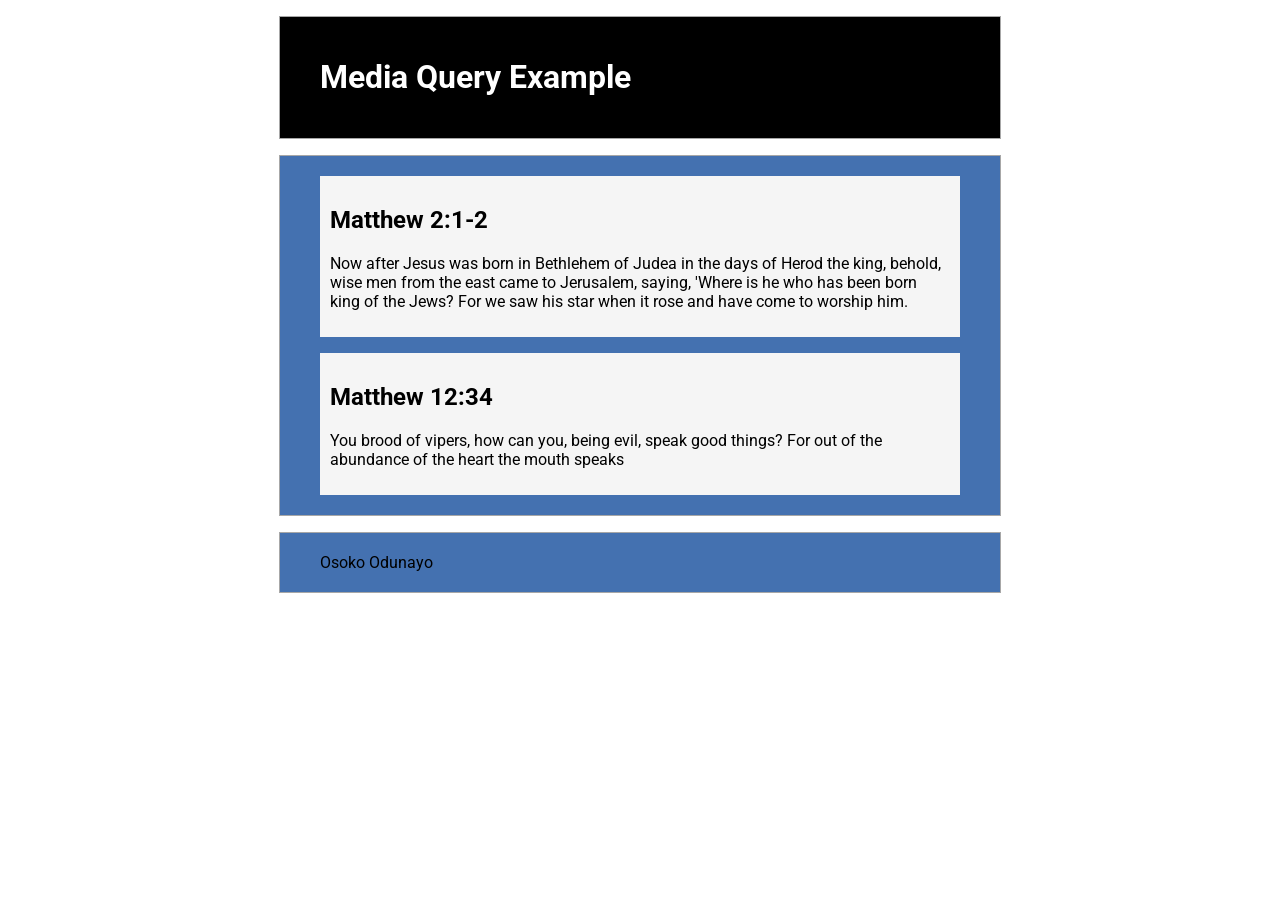
<file: week 02/media-query.html>
<!DOCTYPE html>
<html lang="en">
  <head>
    <meta charset="UTF-8" />
    <meta name="author" content="Osoko Odunayo" />
    <meta name="description" content="This is a media Query example page" />
    <meta name="viewport" content="width=device-width, initial-scale=1.0" />
    <link rel="preconnect" href="https://fonts.googleapis.com" />
    <link rel="preconnect" href="https://fonts.gstatic.com" crossorigin />
    <link
      href="https://fonts.googleapis.com/css2?family=Roboto:wght@100;300;400;500;700;900&display=swap"
      rel="stylesheet"
    />
    <link rel="stylesheet" href="styles/media-query.css" />
    <link rel="stylesheet" href="styles/media-query-large.css" />
    <title>WDD 131 - Media Query Lesson</title>
  </head>
  <body>
    <header>
      <h1>Media Query Example</h1>
    </header>

    <main>
      <section>
        <h2>Matthew 2:1-2</h2>
        <p
          >Now after Jesus was born in Bethlehem of Judea in the days of Herod
          the king, behold, wise men from the east came to Jerusalem, saying,
          'Where is he who has been born king of the Jews? For we saw his star
          when it rose and have come to worship him.</p
        >
      </section>
      <section>
        <h2>Matthew 12:34</h2>
        <p
          >You brood of vipers, how can you, being evil, speak good things? For
          out of the abundance of the heart the mouth speaks</p
        >
      </section>
    </main>

    <footer>Osoko Odunayo</footer>
  </body>
</html>
</file>
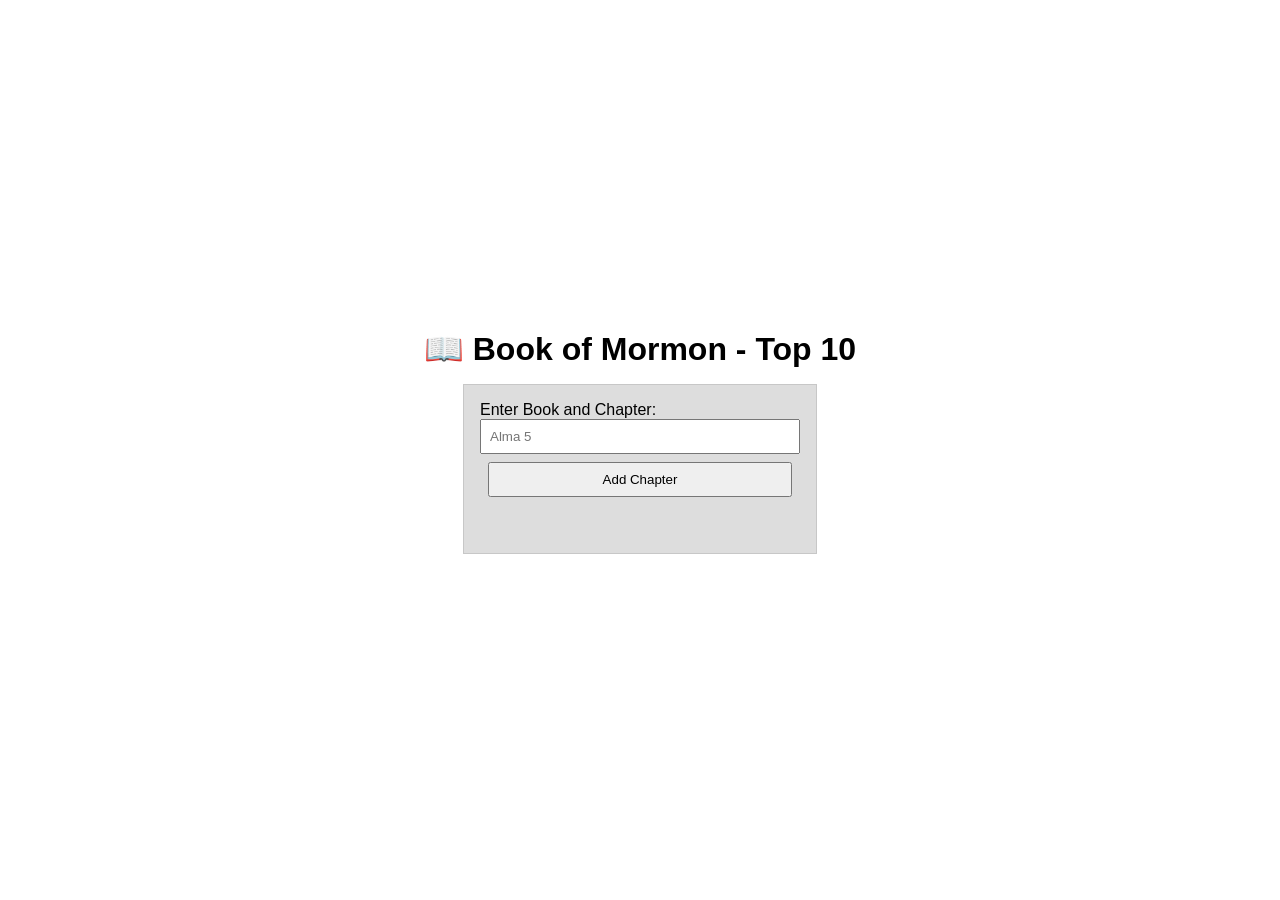
<file: week02/bom.html>
<!DOCTYPE html>
<html lang="en">
  <head>
    <meta charset="UTF-8" />
    <meta name="author" content="Osoko Odunayo" />
    <meta
      name="description"
      content="This app allows users to enter their favorite Book of Mormon chapters and display them on a list that is updated automatically on the screen. Entries can then be deleted from the displayed list."
    />
    <meta name="viewport" content="width=device-width, initial-scale=1.0" />
    <link rel="stylesheet" href="styles/bom.css" />
    <script src="scripts/bom.js" defer></script>
    <title>WDD 131 - Book Of Mormon Chapters</title>
  </head>
  <body>
    <h1>📖 Book of Mormon - Top 10</h1>
    <main>
      <label for="favchap">Enter Book and Chapter: </label>
      <input type="text" id="favchap" placeholder="Alma 5" />
      <button type="submit">Add Chapter</button>
      <ul id="list"></ul>
    </main>
  </body>
</html>
</file>
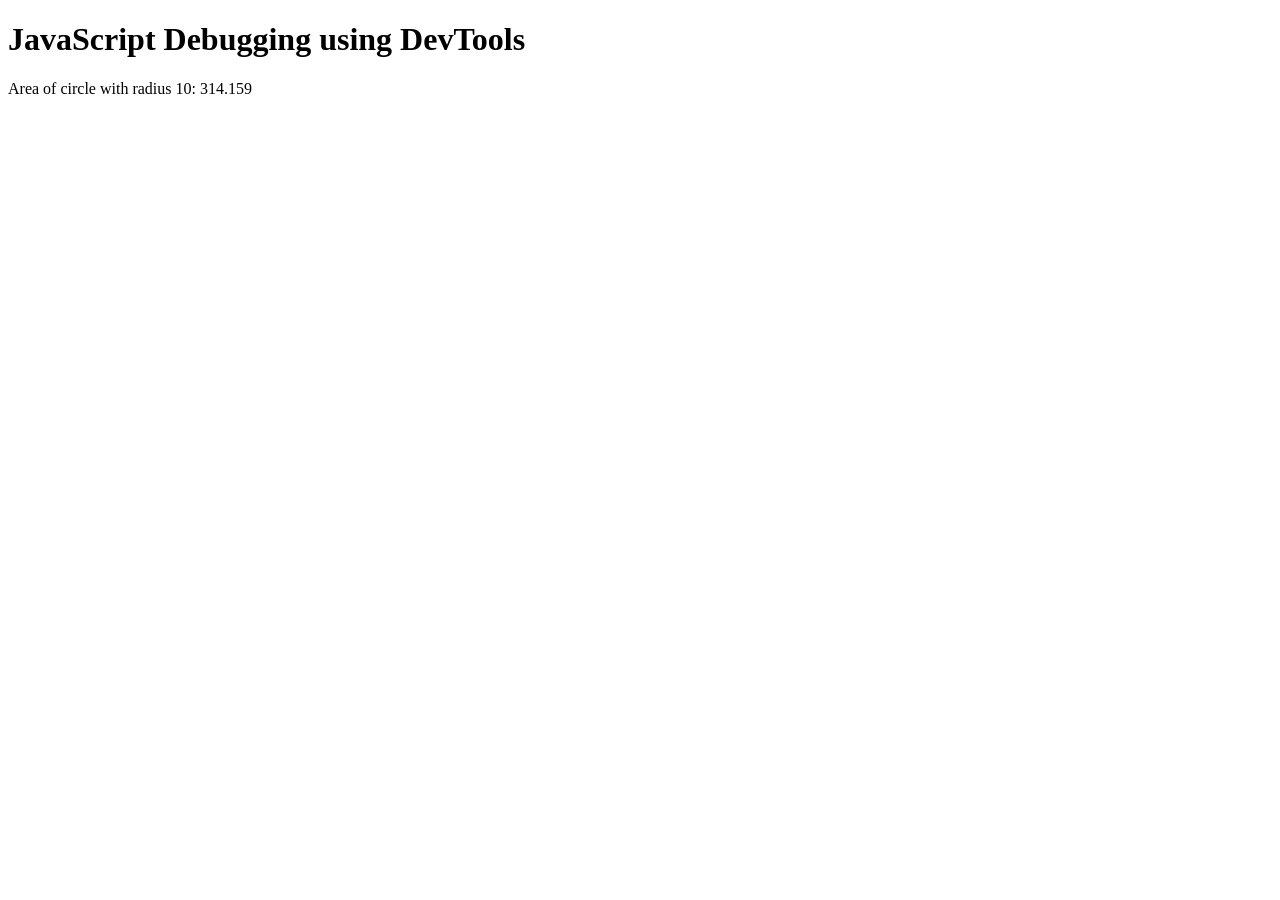
<file: week02/debugging.html>
<!DOCTYPE html>
<html lang="en">
  <head>
    <meta charset="UTF-8" />
    <meta name="viewport" content="width=device-width, initial-scale=1.0" />
    <title>Document</title>
    <script src="scripts/debugging.js" defer></script>
  </head>
  <body>
    <h1>JavaScript Debugging using DevTools</h1>
    <p
      >Area of circle with radius <span id="radius"></span>:
      <span id="area"></span
    ></p>
  </body>
</html>
</file>
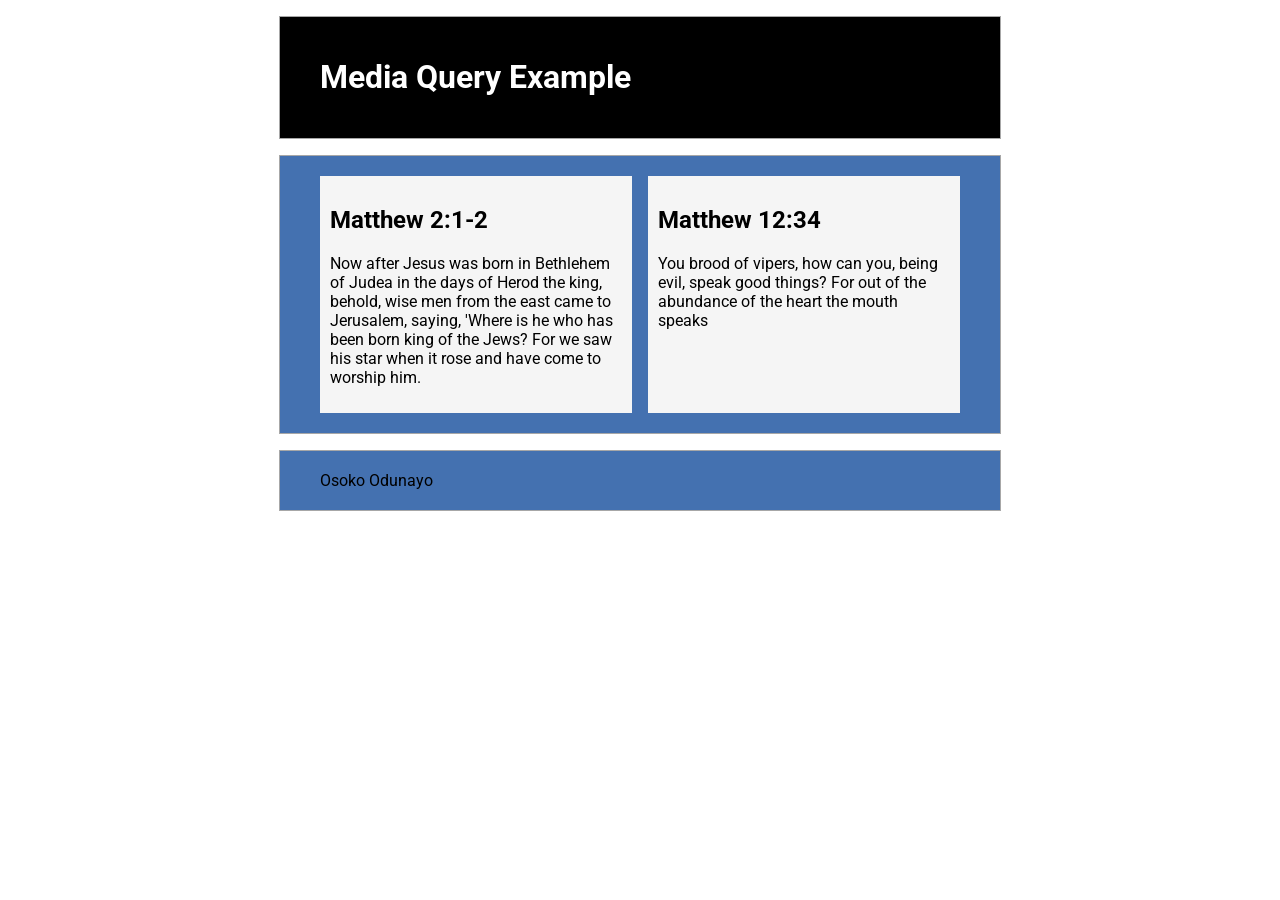
<file: week02/media-query.html>
<!DOCTYPE html>
<html lang="en">
  <head>
    <meta charset="UTF-8" />
    <meta name="author" content="Osoko Odunayo" />
    <meta name="description" content="This is a media Query example page" />
    <meta name="viewport" content="width=device-width, initial-scale=1.0" />
    <link rel="preconnect" href="https://fonts.googleapis.com" />
    <link rel="preconnect" href="https://fonts.gstatic.com" crossorigin />
    <link
      href="https://fonts.googleapis.com/css2?family=Roboto:ital,wght@0,100..900;1,100..900&display=swap"
      rel="stylesheet"
    />
    <link rel="stylesheet" href="styles/media-query.css" />
    <link rel="stylesheet" href="styles/media-query-large.css" />
    <title>WDD 131 - Media Query Lesson</title>
  </head>
  <body>
    <header>
      <h1>Media Query Example</h1>
    </header>

    <main>
      <section>
        <h2>Matthew 2:1-2</h2>
        <p
          >Now after Jesus was born in Bethlehem of Judea in the days of Herod
          the king, behold, wise men from the east came to Jerusalem, saying,
          'Where is he who has been born king of the Jews? For we saw his star
          when it rose and have come to worship him.</p
        >
      </section>
      <section>
        <h2>Matthew 12:34</h2>
        <p
          >You brood of vipers, how can you, being evil, speak good things? For
          out of the abundance of the heart the mouth speaks</p
        >
      </section>
    </main>

    <footer>Osoko Odunayo</footer>
  </body>
</html>
</file>
<file: styles/base.css>
body {
  font-family: "Roboto", sans-serif;
  text-align: center;
  margin: 0;
}

header {
  background: #1f344d;
  text-align: center;
  padding-top: 20px;
  color: #eee;
}

#course-title {
  display: block;
  padding: 10px;
  font-size: 24px;
}

span b {
  color: #fdcc0c;
}

nav {
  background: #272626;
  padding: 10px;
  padding-bottom: 10px;
  display: flex;
  align-items: center;
  justify-content: space-evenly;
}

nav a {
  text-decoration: none;
  color: #b4b4b4;
  font-size: 20px;
  font-weight: 400;
  transition: ease 0.3s;
}

nav a:hover {
  color: #46a076;
}

main {
  padding: 20px 40px;
  display: grid;
  grid-template-columns: 2fr 1fr;
  gap: 10px;
  max-width: 1140px;
  place-items: center;
  align-items: center;
  justify-content: center;
}

.first-container {
  display: flex;
  flex-direction: column;
  align-items: center;
  justify-content: space-around;
  border: 1px solid #5b5a5a;
  border-radius: 10px;
}

.card1 {
  display: flex;
  text-align: left;
  gap: 20px;
  max-width: 600px;
  padding: 0;
  justify-content: space-between;
}

.about-heading {
  background-color: #1f344d;
  width: 100%;
  margin-top: 0;
  padding: 10px 0;
  color: #eee;
  border-radius: 10px 10px 0px 0px;
}

.card1 img {
  width: 150px;
  height: 200px;
  object-fit: contain;
}

.card2 {
  flex: 1;
  display: flex;
  flex-direction: column;
  justify-content: start;
  align-items: start;
}

.card2 div {
  display: flex;
  width: 70%;
  text-align: left;
  align-items: start;
}

.card2 img {
  width: 150px;
  height: 100px;
  object-fit: contain;
}

.card2 h1 {
  display: flex;
  flex-direction: column;
  justify-content: center;
  border-bottom: solid 1px #000;
  width: 60%;
  margin-top: 0;
  margin-left: 30px;
}

.card2 p {
  text-align: left;
}

figcaption {
  font-size: 14px;
  color: #272626;
  font-weight: 500;
  font-style: italic;
  padding-top: 10px;
}

.resources {
  display: flex;
  flex-direction: column;
  position: relative;
  align-items: start; /* Add this line */
  border: 1px solid #000;
  border-radius: 10px;
}

.first-container,
.resources {
  width: 100%;
  box-sizing: border-box;
  min-height: 100%;
}

.resources h1 {
  background-color: #1f344d;
  width: 100%;
  margin-top: 0;
  padding: 14px 0;
  color: #eee;
  text-transform: capitalize;
  border-radius: 10px 10px 0px 0px;
}

.resources-list {
  flex: 1;
  display: flex;
  flex-direction: column;
  justify-content: center;
}

.resources ul {
  display: flex;
  flex-direction: column;
  gap: 10px;
  text-align: left;
}

.resources a {
  font-weight: 500;
}

footer {
  text-align: center;
  align-items: center;
  padding: 20px 40px;
  background: #1f344d;
  color: #eee;
  font-size: 20px;
  font-weight: 600;
}

#currentyear {
  font-size: 18px;
}

.copyright {
  margin-bottom: 6px;
}

#lastModifed {
  color: #fdcc0c;
  font-size: 14px;
  margin-top: 0;
}
</file>
<file: project/styles/styles.css>
:root {
  --primary: #1f344d;
  --secondary: #f4f4f4;
  --accent: #004d4d;
  --max-width: 1100px;
}

* {
  box-sizing: border-box;
}

body {
  font-family: "Open Sans", system-ui, Arial, sans-serif;
  margin: 0;
  background: var(--secondary);
  color: #222;
}
.site-header {
  display: flex;
  align-items: center;
  justify-content: space-between;
  margin: 0 auto;
  padding: 20px 40px;
  background: #fff;
  border-bottom: 1px solid #e6e6e6;
}
.brand .logo {
  color: var(--primary);
  font-weight: 700;
  text-decoration: none;
}
.nav ul {
  list-style: none;
  display: flex;
  gap: 1rem;
  margin: 0;
  padding: 0;
}
.nav a {
  text-decoration: none;
  color: var(--primary);
  transition: 0.3s ease;
}
.nav a:hover {
  color: #d8b412;
}

#nav-toggle {
  display: none;
}

.container {
  max-width: var(--max-width);
  margin: 0 auto;
  padding: 0 1rem;
  flex: 1;
}

.hero {
  max-width: var(--max-width);
  margin: 2rem auto;
  padding: 1rem;
  display: flex;
  gap: 20px;
}
.into {
  font-size: 1.125rem;
  max-width: 600px;
  margin-left: auto;
  margin-right: auto;
  line-height: 1.6;
}
.btn {
  display: inline-block;
  padding: 0.6rem 1rem;
  background: var(--accent);
  color: #fff;
  border-radius: 6px;
  text-decoration: none;
  border: none;
  transition: 0.3s ease;
}

.btn:hover {
  background: var(--primary);
}

.image {
  width: 300px;
  height: auto;
}

.image img {
  width: 100%;
  border-radius: 50%;
}
.cards {
  display: grid;
  grid-template-columns: repeat(auto-fit, minmax(220px, 1fr));
  gap: 1rem;
}
.card {
  background: #fff;
  padding: 1rem;
  border-radius: 8px;
  box-shadow: 0 2px 6px rgba(0, 0, 0, 0.06);
}

.card-images {
  width: 100%;
  height: 250px;
}
.card img {
  width: 100%;
  height: 100%;
  object-fit: cover;
  border-radius: 6px;
}
.site-footer {
  background: var(--primary);
  color: #fff;
  padding: 1rem;
  text-align: center;
  margin-top: 2rem;
}
.accent {
  color: var(--accent);
}

/* COntact us */
form input,
form textarea,
form select {
  font-size: 1rem;
  padding: 0.6rem 0.8rem;
  border: 1px solid #ccc;
  border-radius: 5px;
  margin-bottom: 1rem;
  width: 100%;
  max-width: 400px;
  box-sizing: border-box;
}

form label {
  font-weight: 600;
  margin-bottom: 0.3rem;
  display: block;
}

form button,
form input[type="submit"] {
  font-size: 1rem;
  padding: 0.6rem 1.2rem;
  background: var(--accent);
  color: #fff;
  border: none;
  border-radius: 5px;
  cursor: pointer;
  width: fit-content;
}

@media (max-width: 700px) {
  .nav ul {
    flex-direction: column;
    background: #fff;
    position: absolute;
    right: 1rem;
    top: 68px;
    padding: 1rem;
    border-radius: 8px;
    display: none;
  }
  .nav[aria-expanded="true"] ul {
    display: flex;
  }

  #nav-toggle {
    display: flex;
  }

  .hero {
    flex-direction: column-reverse;
  }
}
</file>
<file: styles/form.css>
:root {
  /* Color Palette */
  --main-color: #2c3e50;
  --accent-color: #1abc9c;
  --background-light: #f8f9fa;
  --text-dark: #2c3e50;
  --highlight: #e67e22;
  --hover-accent: #16a085;

  --primary-deep-blue: #0a2342;
  --secondary-sky-blue: #0077b6;
  --accent1-muted-blue: #5dade2;
  --accent2-grayish: #bfc9ca;
  --accent3-offwhite: #ecf0f1;

  /* Typography */
  --font-main: "Open Sans", sans-serif;
  --font-weight-normal: 400;
  --font-weight-light: 200;

  /* Text Colors */
  --heading-on-light: var(--primary-deep-blue);
  --heading-on-dark: var(--accent3-offwhite);
  --text-on-light: var(--text-dark);
  --text-on-dark: var(--accent3-offwhite);

  /* Navigation and Backgrounds */
  --nav-bg: var(--secondary-sky-blue);
  --nav-text: var(--accent3-offwhite);
  --nav-hover-bg: var(--hover-accent);
  --nav-hover-text: #ffffff;
}

/* Reset */
* {
  margin: 0;
  padding: 0;
  box-sizing: border-box;
}

body {
  font-family: var(--font-main);
  font-weight: var(--font-weight-normal);
  background-color: var(--background-light);
  color: var(--text-on-light);
  padding: 25px;
}

/* Header */
header {
  text-align: center;
  margin-bottom: 25px;
  background-color: var(--nav-bg);
  color: var(--heading-on-dark);
  font-size: 16px;
  padding: 12px 0;
}

/* Form Container */
form {
  background-color: var(--accent3-offwhite);
  border-radius: 10px;
  padding: 25px;
  box-shadow: 0 4px 8px rgba(0, 0, 0, 0.15);
  max-width: 650px;
  margin: auto;
}

/* Form Elements */
.form-group {
  margin-bottom: 18px;
}

label {
  display: block;
  font-weight: bold;
  color: var(--secondary-sky-blue);
  margin-bottom: 6px;
}

select,
input[type="text"],
input[type="date"],
textarea {
  width: 100%;
  padding: 10px;
  border: 1px solid var(--accent2-grayish);
  border-radius: 5px;
  font-size: 15px;
  margin-top: 4px;
}

fieldset {
  border: none;
  margin-bottom: 18px;
}

legend {
  font-weight: bold;
  color: var(--primary-deep-blue);
  margin-bottom: 10px;
}

input[type="radio"],
input[type="checkbox"] {
  margin-right: 6px;
}

/* Submit Button */
input[type="submit"] {
  background-color: var(--main-color);
  color: #fff;
  border: none;
  border-radius: 5px;
  padding: 12px 25px;
  font-size: 16px;
  cursor: pointer;
  transition: all 0.3s ease;
}

input[type="submit"]:hover {
  background-color: var(--highlight);
}

/* Textarea */
textarea {
  height: 120px;
}

/* Rating Section */
.rating-box {
  border: 1px solid var(--accent2-grayish);
  border-radius: 6px;
  padding: 12px;
  background: #fff;
  margin-top: 15px;
}

.rating-box p {
  font-size: 18px;
  margin-bottom: 8px;
}

.rating-box input[type="radio"] {
  display: none;
}

.rating-box label {
  font-size: 2rem;
  color: var(--accent1-muted-blue);
  border: 1px solid transparent;
  transition: color 0.3s ease;
}

.rating-box .clasificacion {
  direction: rtl;
  unicode-bidi: bidi-override;
}

.rating-box label:hover,
.rating-box label:hover ~ label {
  color: var(--hover-accent);
}

.rating-box input[type="radio"]:checked ~ label {
  color: var(--hover-accent);
}

/* Footer */
footer {
  background-color: var(--nav-bg);
  color: var(--heading-on-dark);
  text-align: center;
  padding: 1rem;
  font-size: 14px;
  margin-top: 20px;
}
</file>
<file: styles/form-large.css>
/* Larger Views ******************************/
@media (min-width: 750px) {
}
</file>
<file: styles/place.css>
:root {
  --main-accent: #dc9d14;
  --footer-padding: 20px;
}

body {
  font-family: "Roboto", sans-serif;
  margin: 0 auto;
  box-sizing: border-box;
  padding: 0;
  min-height: 100vh;
  display: flex;
  flex-direction: column;
}

header {
  display: flex;
  width: 100%;
  flex-direction: column;
  align-items: center;
  justify-content: center;
  z-index: 99;
  position: relative;
  margin: 0 auto;
  background: #ad2207;
  border-bottom: 20px solid #dc9d14;
}

h1 {
  color: white;
  font-weight: 900;
  letter-spacing: 2px;
  text-transform: uppercase;
}

main {
  height: 80vh;
  flex: 1;
}

.hero img {
  width: 100%;
  height: 60vh;
  object-fit: cover;
}

.data {
  border-bottom: 1px solid #2c2a2abd;
}

.data,
.weather {
  display: flex;
  flex-direction: column;
  align-items: center;
  justify-content: center;
  gap: 10px;
  background: #e6e5e5;
  padding: 20px;
}

.data p,
.weather p {
  margin: 0;
  text-transform: capitalize;
}

.title {
  font-weight: 700;
}

.data h2,
.weather h2 {
  text-transform: capitalize;
}

.weather-title {
  display: flex;
  flex-direction: column;
  align-items: center;
  margin-bottom: 15px;
}

.weather-title img {
  width: 60px;
}

footer {
  background: #ad2207;
  padding: 10px 20px;
  text-align: center;
  color: white;
  font-weight: 600;
}

#currentyear {
  font-size: 18px;
  color: white;
}

.copyright {
  margin-bottom: 6px;
}

#lastModifed {
  color: white;
  font-size: 14px;
  margin-top: 0;
}

footer::after {
  content: "";
  display: block;
  width: 60px;
  height: 4px;
  margin: 10px auto 0 auto;
  background: var(--main-accent);
  border-radius: 2px;
}

@media only screen and (min-width: 600px) {
  body {
    height: 80vh;
  }
  .main {
    display: flex;
    flex-direction: column;
    align-items: center;
    justify-content: center;
    margin: 0 auto;
    position: relative;
    box-sizing: border-box;
    flex: 1;
    height: 80vh;
  }

  main:last-child {
    margin-bottom: 0;
  }

  .hero img {
    width: 100%;
    height: 100%;
    object-fit: cover;
  }

  .data {
    background: #f4f1f1be;
    display: flex;
    flex-direction: column;
    justify-content: center;
    gap: 10px;
    padding: 10px 30px;
    position: absolute;
    top: 10px;
    left: 20px;
    padding-top: 8%;
  }

  .data h2 {
    background: var(--main-accent);
    padding: 10px;
    position: absolute;
    left: -5px;
    top: 0;
    width: 60%;
  }

  .title {
    font-weight: 600;
  }

  .data p,
  .weather p {
    margin: 0;
    text-align: right;
  }

  .weather {
    background: #f4f1f1be;
    display: flex;
    flex-direction: column;
    justify-content: center;
    gap: 10px;
    padding: 10px 30px;
    position: absolute;
    bottom: 10px;
    right: 20px;
    padding-top: 8%;
  }

  .weather-title {
    display: flex;
    flex-direction: row;
    background: #dc9d14;
    padding: 10px;
    position: absolute;
    left: -5px;
    top: 10px;
    width: 60%;
  }

  .weather-title h2 {
    margin: 0;
  }

  .weather-title img {
    width: 30px;
    height: auto;
    object-fit: contain;
  }

  footer {
    position: relative;
  }
}
</file>
<file: styles/temples.css>
body {
  font-family: "Roboto", sans-serif;
  text-align: center;
  margin: 0;
}

header {
  display: flex;
  align-items: center;
  justify-content: space-between;
  background-color: rgb(64, 41, 86);
  color: #eee;
  padding: 20px 60px;
  position: relative;
}

.logo {
  font-size: 25px;
  font-weight: 900;
}

ul {
  display: flex;
  gap: 50px;
  list-style-type: none;
}

li a {
  color: #eee;
  text-decoration: none;
  margin-right: 30px;
  font-size: 18px;
  font-weight: 500;
}

li a:hover {
  color: #b06a02;
}

footer {
  text-align: center;
  align-items: center;
  padding: 20px 40px;
  background: rgb(64, 41, 86);
  color: #eee;
  font-size: 20px;
  font-weight: 600;
}

#currentyear {
  font-size: 18px;
}

.copyright {
  margin-bottom: 6px;
}

#lastModifed {
  color: #fdcc0c;
  font-size: 14px;
  margin-top: 0;
}

main {
  max-width: 1140px;
  margin: 0 40px;
  gap: 10px;
  margin: 0 auto;
}

.temples {
  display: grid;
  grid-template-columns: repeat(3, 1fr);
  align-items: start;
  justify-items: center;
  margin: 0 auto;
}

ul {
  display: flex;
  gap: 50px;
  list-style-type: none;
}

@media only screen and (max-width: 600px) {
  .temples {
    display: grid;
    padding: 20px;
    grid-template-columns: 1fr;
    align-items: center;
    justify-items: center;
    margin: 0 auto;
  }

  .menu {
    display: block;
  }

  .menu::before {
    content: "≡";
    color: #eee;
    text-decoration: none;
    font-size: 25px;
    font-weight: 600;
  }

  .hammenu::before {
    content: "X";
    color: #eee;
    font-size: 25px;
    font-weight: 600;
    text-decoration: none;
  }

  nav {
    display: none;
  }

  .navigation {
    display: flex;
    flex-direction: column;
    height: 100vh;
    width: 100%;
    background: #000;
    align-items: center;
    gap: 20px;
    top: 70px;
    left: 0;
    position: absolute;
    z-index: 99;
    transition: ease-in 0.3s;
  }
  .show {
    display: flex;
    flex-direction: column;
    align-items: start;
    gap: 50px;
    font-size: 20px;
    font-weight: 600;
  }

  .show:hover {
    background: #695383;
  }
}
</file>
<file: styles/temples-large.css>
header {
  display: flex;
  align-items: center;
  justify-content: space-between;
  background-color: rgb(64, 41, 86);
  color: #eee;
  padding: 20px 60px;
}

.logo {
  font-size: 25px;
  font-weight: 900;
}

.single-temple {
  width: 300px;
}

figure {
  width: 100%;
  object-fit: contain;
  margin: 0;
}

figure img {
  width: 100%;
  object-fit: cover;
}
figcaption {
  padding: 10px;
  font-style: italic;
}
</file>
<file: project/styles/site-plan.css>
* {
  margin: 0;
  padding: 0;
  box-sizing: border-box;
}

:root {
  --primary: #1f344d;
  --secondary: #f4f4f4;
  --accent: #004d4d;
  --text: #333;
  --radius: 10px;
  --shadow: 0 4px 4px #3130301a;
}

body {
  font-family: "Open Sans", sans-serif;
  line-height: 1.6;
  color: var(--text);
  background-color: var(--secondary);
}

.container {
  width: 90%;
  max-width: 1000px;
  margin: 2rem auto;
}

header {
  background-color: var(--primary);
  color: white;
  padding: 1rem 2rem;
  display: flex;
  align-items: center;

  gap: 1rem;

  margin-bottom: 2rem;
}

header .logo {
  width: 60px;
  height: 60px;
  border-radius: var(--radius);
  object-fit: cover;
}

header h1 {
  font-family: "Bebas Neue", sans-serif;
  font-size: 1.8rem;
}

section {
  margin-bottom: 2rem;
}

section h2 {
  color: var(--primary);
  font-family: "Bebas Neue", sans-serif;
  margin-bottom: 0.5rem;
  font-size: 1.8rem;
}

section p,
section ul {
  font-size: 1rem;
  margin-bottom: 1rem;
}

ul {
  list-style-type: disc;
  margin-left: 1.5rem;
}

.wireframe-placeholder {
  border: 2px dashed var(--accent);
  background-color: #e6f2f2;
  padding: 2rem;
  border-radius: var(--radius);
  margin-bottom: 1rem;
  text-align: center;
  color: var(--primary);
  font-weight: 600;
}

footer {
  background-color: var(--primary);
  color: white;
  text-align: center;
  padding: 1rem 0;
  border-top: 3px solid var(--accent);
}
</file>
<file: week 02/styles/media-query.css>
body {
  font-family: "Roboto";
}

header,
main,
footer {
  max-width: 640px;
  margin: 1rem auto;
  border: 1px solid #a7a7a7;
  padding: 20px 40px;
  background-color: #4471b0;
}

main {
  display: grid;
  grid-template-columns: 1fr;
  gap: 1rem;
}

section {
  padding: 10px;
  background: whitesmoke;
}
</file>
<file: week 02/styles/media-query-large.css>
@media screen and (min-width: 500px) {
  header {
    background: #000;
    color: #fff;
  }

  main {
    grid-template-columns: 1fr, 1fr;
  }
}
</file>
<file: week02/styles/bom.css>
* {
  margin: 0;
  padding: 0;
}

body {
  height: 100vh;
  display: flex;
  flex-direction: column;
  align-items: center;
  justify-content: center;
  font-family: Acme, Arial, sans-serif;
}

h1 {
  font-size: 1.5rem;
}

main {
  margin: 1rem auto;
  border: 1px solid rgb(0 0 0 / 0.1);
  padding: 1rem;
  background-color: #ddd;
  display: flex;
  flex-direction: column;
}

input,
button {
  padding: 0.5rem;
}

button {
  margin: 0.5rem;
}

.delete {
  width: fit-content;
}

.input {
  display: flex;
  gap: 1rem;
}

.list {
  padding: 0.5rem;
}

ul {
  margin: 1rem;
  list-style: none;
}

li {
  display: flex;
  align-items: center;
  justify-content: space-between;
}

@media only screen and (min-width: 32.5em) {
  h1 {
    font-size: 2rem;
  }

  main {
    width: 320px;
  }
}
</file>
<file: week02/styles/media-query.css>
body {
  font-family: "Roboto";
}

header,
main,
footer {
  max-width: 640px;
  margin: 1rem auto;
  border: 1px solid #a7a7a7;
  padding: 20px 40px;
  background-color: #4471b0;
}

main {
  display: grid;
  grid-template-columns: 1fr;
  gap: 1rem;
}

section {
  padding: 10px;
  background: whitesmoke;
}
</file>
<file: week02/styles/media-query-large.css>
@media screen and (min-width: 500px) {
  header {
    background: #000;
    color: #fff;
  }

  main {
    grid-template-columns: 1fr 1fr;
  }
}
</file>
